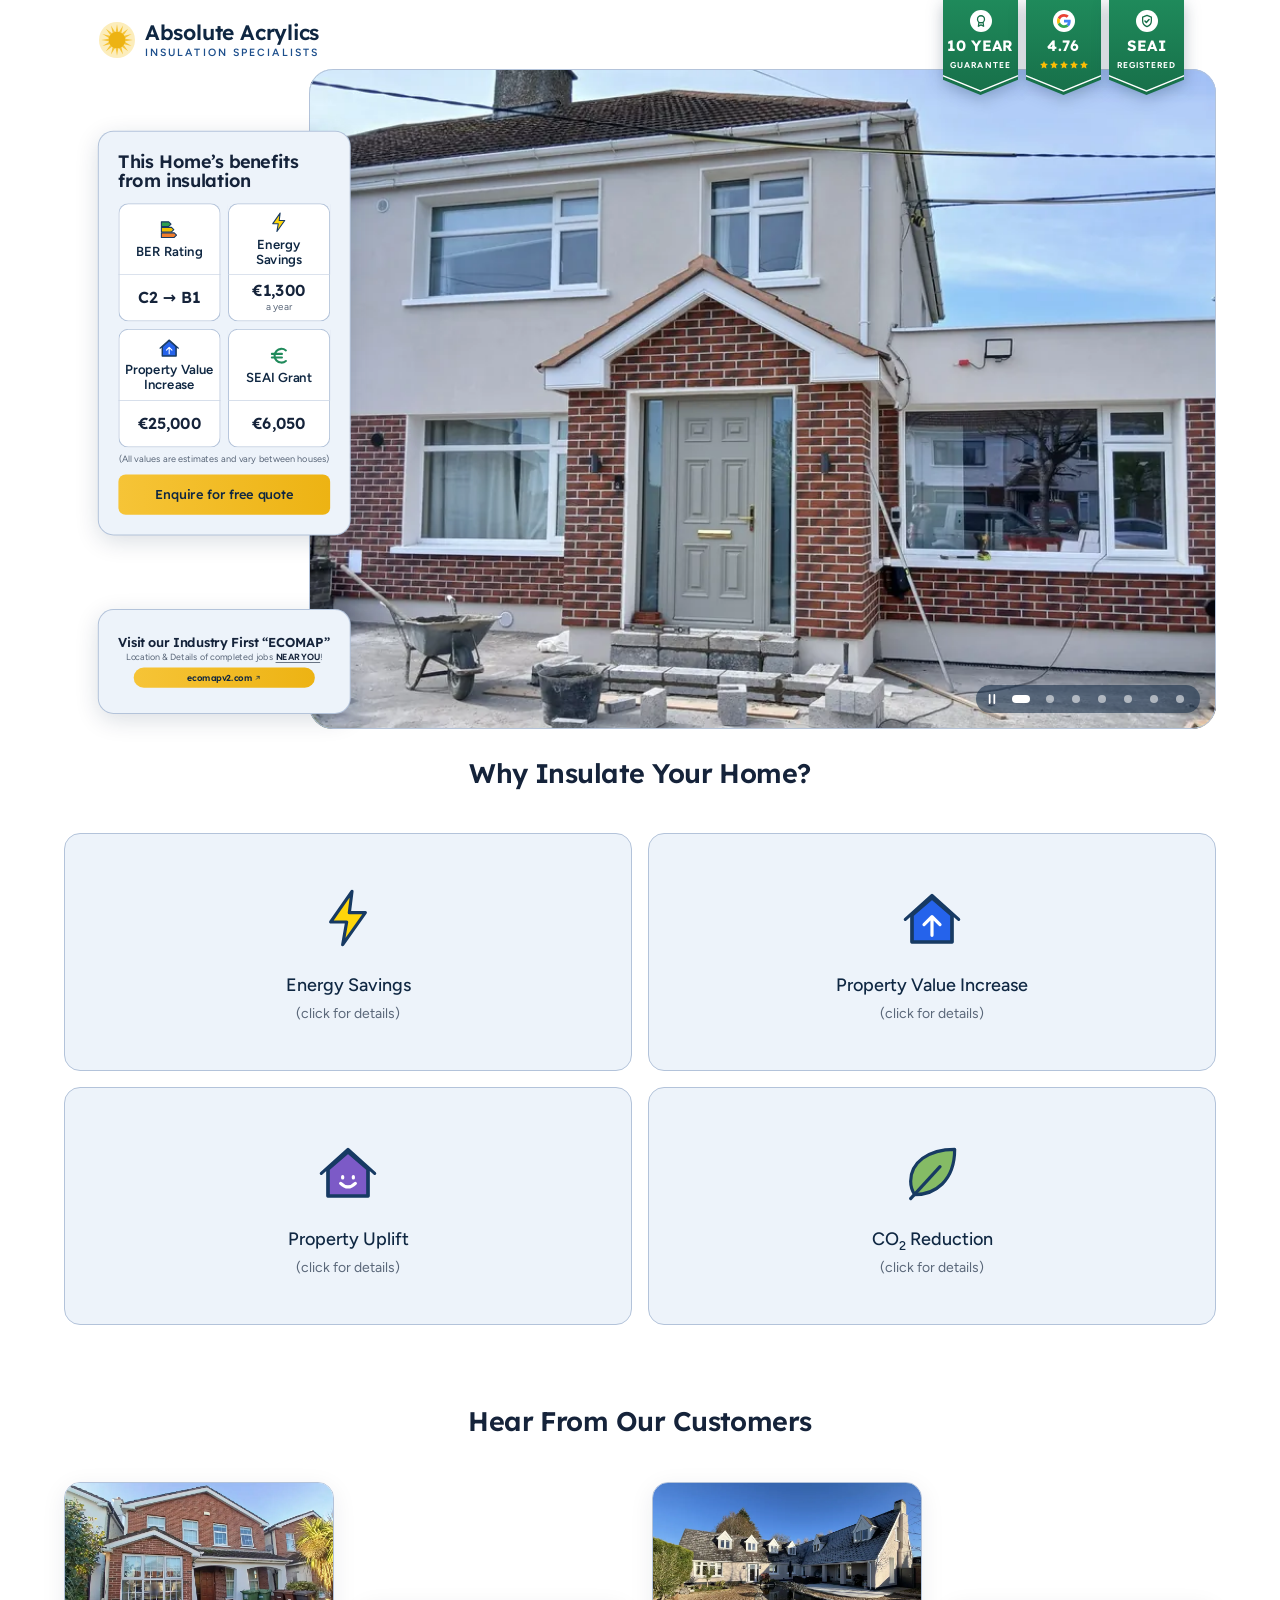
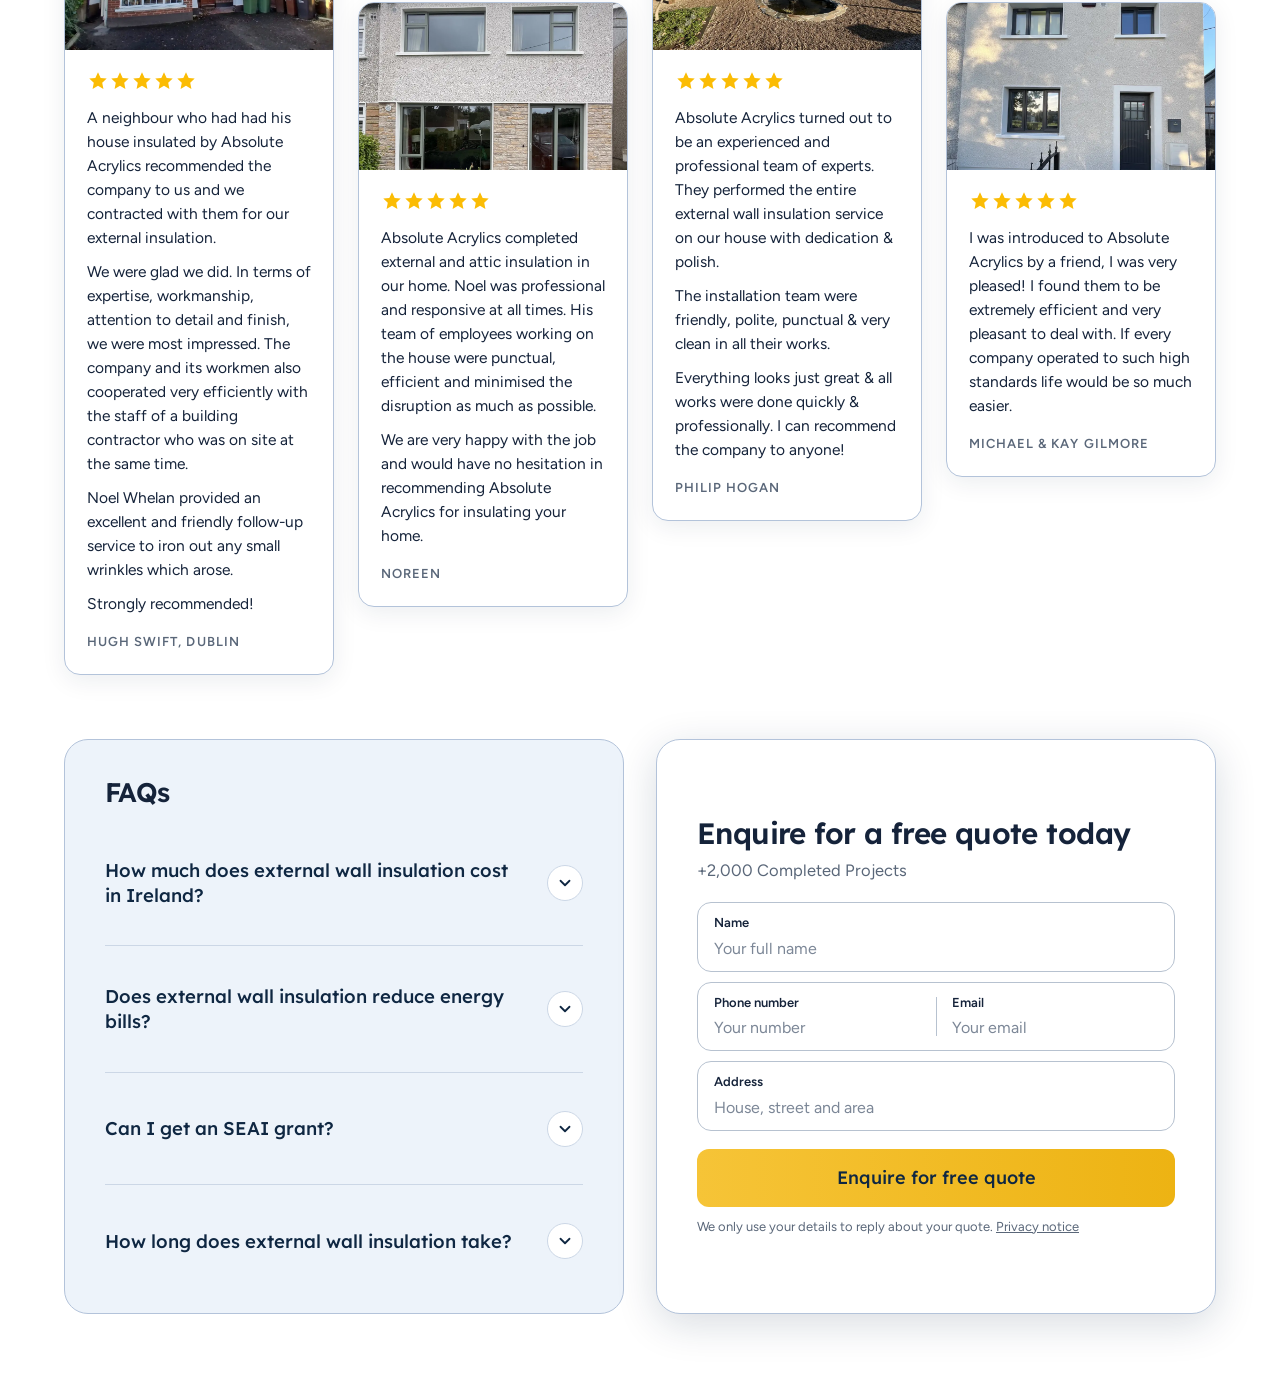
<file: index.html>
<!doctype html>
<html lang="en-IE">
<head>
<meta charset="utf-8">
<meta name="viewport" content="width=device-width, initial-scale=1, viewport-fit=cover">
<title>Absolute Acrylics | External Wall Insulation Dublin</title>
<meta name="description" content="External wall insulation for Dublin homes. SEAI registered, 10-year guarantee, and we apply for your SEAI grant for you. Call 086 365 4911.">
<meta name="theme-color" content="#0f2742">
<link rel="icon" href="favicon.ico" sizes="32x32">
<link rel="icon" href="assets/icons/favicon.svg" type="image/svg+xml">
<link rel="apple-touch-icon" href="apple-touch-icon.png">
<link rel="manifest" href="site.webmanifest">
<meta property="og:title" content="Absolute Acrylics | External Wall Insulation Dublin">
<meta property="og:description" content="SEAI registered external wall insulation. 10-year guarantee. We apply for your SEAI grant for you.">
<meta property="og:image" content="assets/images/og-finished-home.jpg">
<meta property="og:type" content="website">
<link rel="preload" as="image" href="assets/images/finished-house-1800.webp" imagesrcset="assets/images/finished-house-1000.webp 1000w, assets/images/finished-house-1800.webp 1800w" imagesizes="(min-width: 1024px) 75vw, 100vw" fetchpriority="high">
<link rel="preconnect" href="https://fonts.googleapis.com">
<link rel="preconnect" href="https://fonts.gstatic.com" crossorigin>
<link rel="stylesheet" href="https://fonts.googleapis.com/css2?family=Lexend:wght@500;600;700&family=Figtree:wght@400;500;600;700&display=swap">
<link rel="stylesheet" href="css/home.css?v=20261017f">
</head>
<body>
<a class="skip" href="#main">Skip to main content</a>

<header class="site-head" id="top">
  <div class="wrap head-in">
    <a class="brand" href="#top" aria-label="Absolute Acrylics, home">
      <svg class="brand-mark" viewBox="0 0 48 48" aria-hidden="true">
        <circle cx="24" cy="24" r="24" fill="#fcedbb"/>
        <path fill="#f6c437" d="M22.25 13 24 3 25.75 13zM26.59 13.17 32.04 4.6 29.83 14.51zM30.54 14.98 38.85 9.15 33.02 17.46zM33.49 18.17 43.4 15.96 34.83 21.41zM35 22.25 45 24 35 25.75zM34.83 26.59 43.4 32.04 33.49 29.83zM33.02 30.54 38.85 38.85 30.54 33.02zM29.83 33.49 32.04 43.4 26.59 34.83zM25.75 35 24 45 22.25 35zM21.41 34.83 15.96 43.4 18.17 33.49zM17.46 33.02 9.15 38.85 14.98 30.54zM14.51 29.83 4.6 32.04 13.17 26.59zM13 25.75 3 24 13 22.25zM13.17 21.41 4.6 15.96 14.51 18.17zM14.98 17.46 9.15 9.15 17.46 14.98zM18.17 14.51 15.96 4.6 21.41 13.17z"/>
        <circle cx="24" cy="24" r="11.45" fill="#edb313"/>
      </svg>
      <span class="brand-text"><b>Absolute Acrylics</b><small>Insulation Specialists</small></span>
    </a>
    <ul class="badges">
      <li class="badge">
        <span class="sb-shape">
          <span class="b-disc" aria-hidden="true"><svg class="sb-icon" viewBox="0 0 24 24"><circle cx="12" cy="9" r="6"/><path d="M8.6 13.8 7.5 21l4.5-2.4 4.5 2.4-1.1-7.2"/></svg></span>
          <b aria-hidden="true">10 Year</b>
          <small aria-hidden="true">Guarantee</small>
          <span class="sr">10-year guarantee</span>
        </span>
      </li>
      <li class="badge badge-google">
        <span class="sb-shape">
          <span class="b-disc" aria-hidden="true"><svg viewBox="0 0 48 48"><path fill="#EA4335" d="M24 9.5c3.54 0 6.71 1.22 9.21 3.6l6.85-6.85C35.9 2.38 30.47 0 24 0 14.62 0 6.51 5.38 2.56 13.22l7.98 6.19C12.43 13.72 17.74 9.5 24 9.5z"/><path fill="#4285F4" d="M46.98 24.55c0-1.57-.15-3.09-.38-4.55H24v9.02h12.94c-.58 2.96-2.26 5.48-4.78 7.18l7.73 6c4.51-4.18 7.09-10.36 7.09-17.65z"/><path fill="#FBBC05" d="M10.53 28.59c-.48-1.45-.76-2.99-.76-4.59s.27-3.14.76-4.59l-7.98-6.19C.92 16.46 0 20.12 0 24c0 3.88.92 7.54 2.56 10.78l7.97-6.19z"/><path fill="#34A853" d="M24 48c6.48 0 11.93-2.13 15.89-5.81l-7.73-6c-2.15 1.45-4.92 2.3-8.16 2.3-6.26 0-11.57-4.22-13.47-9.91l-7.98 6.19C6.51 42.62 14.62 48 24 48z"/></svg></span>
          <b aria-hidden="true">4.76</b>
          <svg class="stars" viewBox="0 0 120 24" aria-hidden="true"><path transform="translate(0 0)" d="M12 2.5l2.9 6.1 6.6.8-4.9 4.6 1.3 6.6L12 17.3l-5.9 3.3 1.3-6.6-4.9-4.6 6.6-.8z"/><path transform="translate(24 0)" d="M12 2.5l2.9 6.1 6.6.8-4.9 4.6 1.3 6.6L12 17.3l-5.9 3.3 1.3-6.6-4.9-4.6 6.6-.8z"/><path transform="translate(48 0)" d="M12 2.5l2.9 6.1 6.6.8-4.9 4.6 1.3 6.6L12 17.3l-5.9 3.3 1.3-6.6-4.9-4.6 6.6-.8z"/><path transform="translate(72 0)" d="M12 2.5l2.9 6.1 6.6.8-4.9 4.6 1.3 6.6L12 17.3l-5.9 3.3 1.3-6.6-4.9-4.6 6.6-.8z"/><path transform="translate(96 0)" d="M12 2.5l2.9 6.1 6.6.8-4.9 4.6 1.3 6.6L12 17.3l-5.9 3.3 1.3-6.6-4.9-4.6 6.6-.8z"/></svg>
          <span class="sr">Rated 4.76 out of 5 on Google</span>
        </span>
      </li>
      <li class="badge">
        <span class="sb-shape">
          <span class="b-disc" aria-hidden="true"><svg class="sb-icon" viewBox="0 0 24 24"><path d="M12 2.5 4.5 5.5v6c0 4.6 3.1 8.4 7.5 10 4.4-1.6 7.5-5.4 7.5-10v-6z"/><path class="sb-tick" d="m8.5 12 2.4 2.4 4.6-4.8"/></svg></span>
          <b>SEAI</b>
          <small>Registered</small>
        </span>
      </li>
    </ul>
  </div>
</header>

<main id="main">
  <section class="first wrap" aria-labelledby="hero-title">
    <div class="photo" role="group" aria-label="Finished jobs">
      <!-- Each photo can carry its own house's figures for the four tiles in the card below:
           data-ber (e.g. "D2 → B2"), data-energy, data-value and data-grant, each with an optional
           small line under it (data-energy-note etc.). Only figures James supplies go here; a
           tile with no figure for the house shows just its label. -->
      <img class="photo-img job-1 is-on" data-ber="C2 → B1" data-energy="€1,300" data-energy-note="a year" data-value="€25,000" data-grant="€6,050" src="assets/images/finished-house-1800.webp" srcset="assets/images/finished-house-1000.webp 1000w, assets/images/finished-house-1800.webp 1800w" sizes="(min-width: 1024px) 75vw, 100vw" width="1800" height="1147" alt="A Dublin semi-detached house after external wall insulation, with a smooth light render upstairs and a red brick-effect finish downstairs.">
      <img class="photo-img job-5" data-ber="B3 → A3" data-energy="€1,050" data-energy-note="a year" data-value="€31,500" data-grant="€8,050" data-src="assets/images/job-5-1800.webp" data-srcset="assets/images/job-5-1000.webp 1000w, assets/images/job-5-1400.webp 1400w, assets/images/job-5-1800.webp 1800w" sizes="(min-width: 1024px) 75vw, 100vw" width="1800" height="1350" fetchpriority="low" decoding="async" alt="A finished detached house with a red brick front and a white rendered porch.">
      <img class="photo-img job-6" data-ber="B3 → A3" data-energy="€1,700" data-energy-note="a year" data-value="€29,000" data-grant="€8,050" data-src="assets/images/job-6-1800.webp" data-srcset="assets/images/job-6-1000.webp 1000w, assets/images/job-6-1400.webp 1400w, assets/images/job-6-1800.webp 1800w" sizes="(min-width: 1024px) 75vw, 100vw" width="1800" height="1350" fetchpriority="low" decoding="async" alt="A large dormer bungalow after the job, with a smooth light render finish, a covered patio and a pond in the gravel garden.">
      <img class="photo-img job-2" data-ber="C2 → A3" data-energy="€1,700" data-energy-note="a year" data-value="€26,000" data-grant="€6,050" data-src="assets/images/job-2-1800.webp" data-srcset="assets/images/job-2-1000.webp 1000w, assets/images/job-2-1400.webp 1400w, assets/images/job-2-1800.webp 1800w" sizes="(min-width: 1024px) 75vw, 100vw" width="1800" height="1560" fetchpriority="low" decoding="async" alt="A semi-detached house after external wall insulation, with a speckled render upstairs and a stone-effect finish downstairs.">
      <img class="photo-img job-4" data-ber="B3 → A3" data-energy="€700" data-energy-note="a year" data-value="€18,000" data-grant="€3,550" data-src="assets/images/job-4-1800.webp" data-srcset="assets/images/job-4-1000.webp 1000w, assets/images/job-4-1400.webp 1400w, assets/images/job-4-1800.webp 1800w" sizes="(min-width: 1024px) 75vw, 100vw" width="1800" height="1350" fetchpriority="low" decoding="async" alt="A mid-terrace house after external wall insulation, with a smooth cream render finish.">
      <img class="photo-img job-3" data-ber="B2 → A2" data-energy="€1,000" data-energy-note="a year" data-value="€26,000" data-grant="€6,050" data-src="assets/images/job-3-1800.webp" data-srcset="assets/images/job-3-1000.webp 1000w, assets/images/job-3-1400.webp 1400w, assets/images/job-3-1800.webp 1800w" sizes="(min-width: 1024px) 75vw, 100vw" width="1800" height="1351" fetchpriority="low" decoding="async" alt="A house after external wall insulation, with a speckled render upstairs and a red brick-effect finish downstairs.">
      <img class="photo-img job-7" data-ber="C2 → A2" data-energy="€1,110" data-energy-note="a year" data-value="€23,500" data-grant="€6,050" data-src="assets/images/job-7-1800.webp" data-srcset="assets/images/job-7-1000.webp 1000w, assets/images/job-7-1400.webp 1400w, assets/images/job-7-1800.webp 1800w" sizes="(min-width: 1024px) 75vw, 100vw" width="1800" height="1560" fetchpriority="low" decoding="async" alt="An end-of-terrace house after external wall insulation, with a light textured render finish and dark grey windows and door.">
      <div class="photo-ctl">
        <button class="photo-pause" type="button" aria-pressed="false" aria-label="Pause the photos">
          <svg class="i-pause" viewBox="0 0 24 24" aria-hidden="true"><path d="M8 5v14M16 5v14"/></svg>
          <svg class="i-play" viewBox="0 0 24 24" aria-hidden="true"><path d="M8 5.5v13l10.5-6.5z"/></svg>
        </button>
        <button class="photo-dot" type="button" aria-label="Show job 1 of 7" aria-current="true"></button>
        <button class="photo-dot" type="button" aria-label="Show job 2 of 7" aria-current="false"></button>
        <button class="photo-dot" type="button" aria-label="Show job 3 of 7" aria-current="false"></button>
        <button class="photo-dot" type="button" aria-label="Show job 4 of 7" aria-current="false"></button>
        <button class="photo-dot" type="button" aria-label="Show job 5 of 7" aria-current="false"></button>
        <button class="photo-dot" type="button" aria-label="Show job 6 of 7" aria-current="false"></button>
        <button class="photo-dot" type="button" aria-label="Show job 7 of 7" aria-current="false"></button>
      </div>
    </div>

    <div class="hero-cards">
    <div class="card">
      <h1 id="hero-title">This Home&rsquo;s benefits from insulation</h1>
      <ul class="hero-tiles">
        <li><span class="ht-head"><svg viewBox="0 0 48 48" aria-hidden="true"><path class="f f-ber-a" d="M7 7h16l5 5-5 5H7z"/><path class="f f-ber-c" d="M7 19h22l5 5-5 5H7z"/><path class="f f-ber-e" d="M7 31h28l5 5-5 5H7z"/></svg><span>BER Rating</span></span><span class="ht-body"><strong class="ht-val" data-key="ber" hidden></strong><small class="ht-note" data-key="berNote" hidden></small></span></li>
        <li><span class="ht-head"><svg viewBox="0 0 48 48" aria-hidden="true"><path class="f f-bolt" d="M27 4 11 27h12l-3 17 17-24H25z"/></svg><span>Energy Savings</span></span><span class="ht-body"><strong class="ht-val" data-key="energy" hidden></strong><small class="ht-note" data-key="energyNote" hidden></small></span></li>
        <li><span class="ht-head"><svg viewBox="0 0 48 48" aria-hidden="true"><path class="f f-value" d="M9 22 24 9l15 13v20H9z"/><path d="M4 25 24 7l20 18M9 22v20h30V22"/><path class="on-fill" d="M24 37V23M18 29l6-6 6 6"/></svg><span>Property Value Increase</span></span><span class="ht-body"><strong class="ht-val" data-key="value" hidden></strong><small class="ht-note" data-key="valueNote" hidden></small></span></li>
        <li><span class="ht-head"><svg viewBox="0 0 48 48" aria-hidden="true"><path class="s-euro" d="M39.6 12.5a15 15 0 1 0 0 23M9 20h22M9 28h22"/></svg><span>SEAI Grant</span></span><span class="ht-body"><strong class="ht-val" data-key="grant" hidden></strong><small class="ht-note" data-key="grantNote" hidden></small></span></li>
      </ul>
      <p class="hero-note">(All values are estimates and vary between houses)</p>
      <a class="cta hero-cta" href="#enquire">Enquire for free quote</a>
    </div>
    <div class="eco-card">
      <h2>Visit our Industry First “ECOMAP”</h2>
      <p>Location &amp; Details of completed jobs <strong><u>NEAR YOU</u></strong>!</p>
      <a href="https://ecomapv2.com/" target="_blank" rel="noopener">ecomapv2.com<svg viewBox="0 0 24 24" aria-hidden="true"><path d="M7 17 17 7M9 7h8v8"/></svg></a>
    </div>
    </div>
  </section>

  <section class="why" aria-labelledby="why-title">
    <h2 class="wrap" id="why-title">Why Insulate Your Home?</h2>
  </section>

  <section class="services" id="services" aria-label="Benefits of insulating your home">
    <ul class="wrap svc-list">
      <li>
        <button class="svc" type="button" aria-haspopup="dialog" aria-controls="more-energy">
          <svg viewBox="0 0 48 48" aria-hidden="true"><path class="f f-bolt" d="M27 4 11 27h12l-3 17 17-24H25z"/></svg>
          <span class="svc-label"><span>Energy Savings</span><small class="svc-hint">(click for details)</small></span>
        </button>
      </li>
      <li>
        <button class="svc" type="button" aria-haspopup="dialog" aria-controls="more-value">
          <svg viewBox="0 0 48 48" aria-hidden="true"><path class="f f-value" d="M9 22 24 9l15 13v20H9z"/><path d="M4 25 24 7l20 18M9 22v20h30V22"/><path class="on-fill" d="M24 37V23M18 29l6-6 6 6"/></svg>
          <span class="svc-label"><span>Property Value Increase</span><small class="svc-hint">(click for details)</small></span>
        </button>
      </li>
      <li>
        <button class="svc" type="button" aria-haspopup="dialog" aria-controls="more-uplift">
          <svg viewBox="0 0 48 48" aria-hidden="true"><path class="f f-uplift" d="M9 22 24 9l15 13v20H9z"/><path d="M4 25 24 7l20 18M9 22v20h30V22"/><path class="on-fill" d="M20 27.5v1M28 27.5v1M18.5 32.5q5.5 5.5 11 0"/></svg>
          <span class="svc-label"><span>Property Uplift</span><small class="svc-hint">(click for details)</small></span>
        </button>
      </li>
      <li>
        <button class="svc" type="button" aria-haspopup="dialog" aria-controls="more-co2">
          <svg viewBox="0 0 48 48" aria-hidden="true"><path class="f f-leaf" d="M41 7C21 7 8 17 8 31c0 4 1 7 3 10 15 0 30-10 30-34z"/><path d="M8 44 30 20"/></svg>
          <span class="svc-label"><span>CO<sub>2</sub> Reduction</span><small class="svc-hint">(click for details)</small></span>
        </button>
      </li>
    </ul>
  </section>

  <section class="reviews" aria-labelledby="reviews-title">
    <h2 class="wrap" id="reviews-title">Hear From Our Customers</h2>
    <!-- Reviews supplied by James, word for word. The photos are general job
         photos, not the reviewers' homes. Keep customer names out of image file names
         and alt text. -->
    <ul class="wrap rev-list">
      <li>
        <article class="rev">
          <img class="rev-img job-5" src="assets/images/job-5-1000.webp" width="1000" height="750" loading="lazy" decoding="async" alt="A finished detached house with a red brick front and a white rendered porch.">
          <div class="rev-body">
            <svg class="rev-stars" viewBox="0 0 120 24" aria-hidden="true"><path transform="translate(0 0)" d="M12 2.5l2.9 6.1 6.6.8-4.9 4.6 1.3 6.6L12 17.3l-5.9 3.3 1.3-6.6-4.9-4.6 6.6-.8z"/><path transform="translate(24 0)" d="M12 2.5l2.9 6.1 6.6.8-4.9 4.6 1.3 6.6L12 17.3l-5.9 3.3 1.3-6.6-4.9-4.6 6.6-.8z"/><path transform="translate(48 0)" d="M12 2.5l2.9 6.1 6.6.8-4.9 4.6 1.3 6.6L12 17.3l-5.9 3.3 1.3-6.6-4.9-4.6 6.6-.8z"/><path transform="translate(72 0)" d="M12 2.5l2.9 6.1 6.6.8-4.9 4.6 1.3 6.6L12 17.3l-5.9 3.3 1.3-6.6-4.9-4.6 6.6-.8z"/><path transform="translate(96 0)" d="M12 2.5l2.9 6.1 6.6.8-4.9 4.6 1.3 6.6L12 17.3l-5.9 3.3 1.3-6.6-4.9-4.6 6.6-.8z"/></svg>
            <blockquote class="rev-quote">
              <p>A neighbour who had had his house insulated by Absolute Acrylics recommended the company to us and we contracted with them for our external insulation.</p>
              <p>We were glad we did. In terms of expertise, workmanship, attention to detail and finish, we were most impressed. The company and its workmen also cooperated very efficiently with the staff of a building contractor who was on site at the same time.</p>
              <p>Noel Whelan provided an excellent and friendly follow-up service to iron out any small wrinkles which arose.</p>
              <p>Strongly recommended!</p>
            </blockquote>
            <p class="rev-name">Hugh Swift, Dublin</p>
          </div>
        </article>
      </li>
      <li>
        <article class="rev">
          <img class="rev-img job-2" src="assets/images/job-2-1000.webp" width="1000" height="867" loading="lazy" decoding="async" alt="A semi-detached house after external wall insulation, with a speckled render upstairs and a stone-effect finish downstairs.">
          <div class="rev-body">
            <svg class="rev-stars" viewBox="0 0 120 24" aria-hidden="true"><path transform="translate(0 0)" d="M12 2.5l2.9 6.1 6.6.8-4.9 4.6 1.3 6.6L12 17.3l-5.9 3.3 1.3-6.6-4.9-4.6 6.6-.8z"/><path transform="translate(24 0)" d="M12 2.5l2.9 6.1 6.6.8-4.9 4.6 1.3 6.6L12 17.3l-5.9 3.3 1.3-6.6-4.9-4.6 6.6-.8z"/><path transform="translate(48 0)" d="M12 2.5l2.9 6.1 6.6.8-4.9 4.6 1.3 6.6L12 17.3l-5.9 3.3 1.3-6.6-4.9-4.6 6.6-.8z"/><path transform="translate(72 0)" d="M12 2.5l2.9 6.1 6.6.8-4.9 4.6 1.3 6.6L12 17.3l-5.9 3.3 1.3-6.6-4.9-4.6 6.6-.8z"/><path transform="translate(96 0)" d="M12 2.5l2.9 6.1 6.6.8-4.9 4.6 1.3 6.6L12 17.3l-5.9 3.3 1.3-6.6-4.9-4.6 6.6-.8z"/></svg>
            <blockquote class="rev-quote">
              <p>Absolute Acrylics completed external and attic insulation in our home. Noel was professional and responsive at all times. His team of employees working on the house were punctual, efficient and minimised the disruption as much as possible.</p>
              <p>We are very happy with the job and would have no hesitation in recommending Absolute Acrylics for insulating your home.</p>
            </blockquote>
            <p class="rev-name">Noreen</p>
          </div>
        </article>
      </li>
      <li>
        <article class="rev">
          <img class="rev-img job-6" src="assets/images/job-6-1000.webp" width="1000" height="750" loading="lazy" decoding="async" alt="A large dormer bungalow after the job, with a smooth light render finish, a covered patio and a pond in the gravel garden.">
          <div class="rev-body">
            <svg class="rev-stars" viewBox="0 0 120 24" aria-hidden="true"><path transform="translate(0 0)" d="M12 2.5l2.9 6.1 6.6.8-4.9 4.6 1.3 6.6L12 17.3l-5.9 3.3 1.3-6.6-4.9-4.6 6.6-.8z"/><path transform="translate(24 0)" d="M12 2.5l2.9 6.1 6.6.8-4.9 4.6 1.3 6.6L12 17.3l-5.9 3.3 1.3-6.6-4.9-4.6 6.6-.8z"/><path transform="translate(48 0)" d="M12 2.5l2.9 6.1 6.6.8-4.9 4.6 1.3 6.6L12 17.3l-5.9 3.3 1.3-6.6-4.9-4.6 6.6-.8z"/><path transform="translate(72 0)" d="M12 2.5l2.9 6.1 6.6.8-4.9 4.6 1.3 6.6L12 17.3l-5.9 3.3 1.3-6.6-4.9-4.6 6.6-.8z"/><path transform="translate(96 0)" d="M12 2.5l2.9 6.1 6.6.8-4.9 4.6 1.3 6.6L12 17.3l-5.9 3.3 1.3-6.6-4.9-4.6 6.6-.8z"/></svg>
            <blockquote class="rev-quote">
              <p>Absolute Acrylics turned out to be an experienced and professional team of experts. They performed the entire external wall insulation service on our house with dedication &amp; polish.</p>
              <p>The installation team were friendly, polite, punctual &amp; very clean in all their works.</p>
              <p>Everything looks just great &amp; all works were done quickly &amp; professionally. I can recommend the company to anyone!</p>
            </blockquote>
            <p class="rev-name">Philip Hogan</p>
          </div>
        </article>
      </li>
      <li>
        <article class="rev">
          <img class="rev-img job-7" src="assets/images/job-7-1000.webp" width="1000" height="866" loading="lazy" decoding="async" alt="An end-of-terrace house after external wall insulation, with a light textured render finish and dark grey windows and door.">
          <div class="rev-body">
            <svg class="rev-stars" viewBox="0 0 120 24" aria-hidden="true"><path transform="translate(0 0)" d="M12 2.5l2.9 6.1 6.6.8-4.9 4.6 1.3 6.6L12 17.3l-5.9 3.3 1.3-6.6-4.9-4.6 6.6-.8z"/><path transform="translate(24 0)" d="M12 2.5l2.9 6.1 6.6.8-4.9 4.6 1.3 6.6L12 17.3l-5.9 3.3 1.3-6.6-4.9-4.6 6.6-.8z"/><path transform="translate(48 0)" d="M12 2.5l2.9 6.1 6.6.8-4.9 4.6 1.3 6.6L12 17.3l-5.9 3.3 1.3-6.6-4.9-4.6 6.6-.8z"/><path transform="translate(72 0)" d="M12 2.5l2.9 6.1 6.6.8-4.9 4.6 1.3 6.6L12 17.3l-5.9 3.3 1.3-6.6-4.9-4.6 6.6-.8z"/><path transform="translate(96 0)" d="M12 2.5l2.9 6.1 6.6.8-4.9 4.6 1.3 6.6L12 17.3l-5.9 3.3 1.3-6.6-4.9-4.6 6.6-.8z"/></svg>
            <blockquote class="rev-quote">
              <p>I was introduced to Absolute Acrylics by a friend, I was very pleased! I found them to be extremely efficient and very pleasant to deal with. If every company operated to such high standards life would be so much easier.</p>
            </blockquote>
            <p class="rev-name">Michael &amp; Kay Gilmore</p>
          </div>
        </article>
      </li>
    </ul>
  </section>


  <section class="faq-quote wrap" aria-labelledby="faq-title">
    <div class="faq">
      <h2 id="faq-title">FAQs</h2>
      <div class="faq-list">
        <div class="faq-row">
          <details class="faq-item" name="faq">
            <summary><h3>How much does external wall insulation cost in Ireland?</h3><svg class="faq-arrow" viewBox="0 0 24 24" aria-hidden="true"><path d="m6 9 6 6 6-6"/></svg></summary>
            <p>It depends on the size of your home, the type of walls and the finish you choose. <strong>SEAI grants of up to €8,000</strong> can bring the overall cost down considerably. Ask for your free quote to find out the price for your home.</p>
          </details>
        </div>
        <div class="faq-row">
          <details class="faq-item" name="faq">
            <summary><h3>Does external wall insulation reduce energy bills?</h3><svg class="faq-arrow" viewBox="0 0 24 24" aria-hidden="true"><path d="m6 9 6 6 6-6"/></svg></summary>
            <p>Yes. With your walls insulated, far less heat escapes, so your heating doesn't have to work as hard. When it's installed properly, many homes need <strong>up to 35% less heating</strong>.</p>
          </details>
        </div>
        <div class="faq-row">
          <details class="faq-item" name="faq">
            <summary><h3>Can I get an SEAI grant?</h3><svg class="faq-arrow" viewBox="0 0 24 24" aria-hidden="true"><path d="m6 9 6 6 6-6"/></svg></summary>
            <p>Many homeowners can get an SEAI grant towards the cost of insulating. We're SEAI registered and <strong>apply for the grant on your behalf</strong>. Check the current rules on <a href="https://www.seai.ie/" target="_blank" rel="noopener">seai.ie</a>.</p>
          </details>
        </div>
        <div class="faq-row">
          <details class="faq-item" name="faq">
            <summary><h3>How long does external wall insulation take?</h3><svg class="faq-arrow" viewBox="0 0 24 24" aria-hidden="true"><path d="m6 9 6 6 6-6"/></svg></summary>
            <p>Most jobs take <strong>two to four weeks</strong>, depending on the size of your home and how much detail work it needs.</p>
          </details>
        </div>
      </div>
    </div>

    <div class="quote2" id="enquire">
      <h2 id="quote2-title">Enquire for a free quote today</h2>
      <p class="card-sub">+2,000 Completed Projects</p>
      <form class="lead-form" id="quote-form-2" novalidate data-kind="Free quote request">
        <div class="box">
          <div class="cell field">
            <label for="q2-name">Name</label>
            <input id="q2-name" name="name" autocomplete="name" required placeholder="Your full name">
          </div>
        </div>
        <div class="box box-split">
          <div class="cell field">
            <label for="q2-phone">Phone number</label>
            <input id="q2-phone" name="phone" type="tel" autocomplete="tel" inputmode="tel" required placeholder="Your number">
          </div>
          <div class="cell field">
            <label for="q2-email">Email</label>
            <input id="q2-email" name="email" type="email" autocomplete="email" placeholder="Your email">
          </div>
        </div>
        <div class="box">
          <div class="cell field">
            <label for="q2-address">Address</label>
            <input id="q2-address" name="address" autocomplete="street-address" required placeholder="House, street and area">
          </div>
        </div>
        <ul class="errs" hidden></ul>
        <div class="hp" aria-hidden="true"><label>Leave this empty <input type="text" name="_honey" tabindex="-1" autocomplete="off"></label></div>
        <button class="cta" type="submit">Enquire for free quote</button>
        <p class="form-foot">We only use your details to reply about your quote. <a href="privacy.html">Privacy notice</a></p>
      </form>
    </div>
  </section>

  <!-- Details for each benefit tile -->
  <dialog class="more" id="more-energy" aria-labelledby="more-energy-t">
    <div class="more-in">
      <form method="dialog"><button class="more-close" aria-label="Close"><svg viewBox="0 0 24 24" aria-hidden="true"><path d="M6 6l12 12M18 6 6 18"/></svg></button></form>
      <svg class="more-icon" viewBox="0 0 48 48" aria-hidden="true"><path class="f f-bolt" d="M27 4 11 27h12l-3 17 17-24H25z"/></svg>
      <h3 id="more-energy-t">Energy Savings</h3>
      <p>Keep the warmth in and your heating bills down. External wall insulation could help you <strong>save up to €2,500 a year</strong> while enjoying a warmer, more comfortable home.</p>
      <p class="more-note"><em>Savings vary depending on your property, heating system and energy use.</em></p>
      <p>Request your free quote to explore what’s possible for your home.</p>
      <a class="cta more-cta" href="#enquire">Get a free quote</a>
    </div>
  </dialog>
  <dialog class="more" id="more-value" aria-labelledby="more-value-t">
    <div class="more-in">
      <form method="dialog"><button class="more-close" aria-label="Close"><svg viewBox="0 0 24 24" aria-hidden="true"><path d="M6 6l12 12M18 6 6 18"/></svg></button></form>
      <svg class="more-icon" viewBox="0 0 48 48" aria-hidden="true"><path class="f f-value" d="M9 22 24 9l15 13v20H9z"/><path d="M4 25 24 7l20 18M9 22v20h30V22"/><path class="on-fill" d="M24 37V23M18 29l6-6 6 6"/></svg>
      <h3 id="more-value-t">Property Value Increase</h3>
      <p>External wall insulation can improve your BER rating and reduce heating costs. For some homes, substantial energy upgrades could <strong>increase property value by <span class="nb">€40,000–€50,000</span></strong>, depending on the property, location and BER improvement achieved.</p>
      <p>Request your free quote to explore what’s possible for your home.</p>
      <a class="cta more-cta" href="#enquire">Get a free quote</a>
    </div>
  </dialog>
  <dialog class="more" id="more-uplift" aria-labelledby="more-uplift-t">
    <div class="more-in">
      <form method="dialog"><button class="more-close" aria-label="Close"><svg viewBox="0 0 24 24" aria-hidden="true"><path d="M6 6l12 12M18 6 6 18"/></svg></button></form>
      <svg class="more-icon" viewBox="0 0 48 48" aria-hidden="true"><path class="f f-uplift" d="M9 22 24 9l15 13v20H9z"/><path d="M4 25 24 7l20 18M9 22v20h30V22"/><path class="on-fill" d="M20 27.5v1M28 27.5v1M18.5 32.5q5.5 5.5 11 0"/></svg>
      <h3 id="more-uplift-t">Property Uplift</h3>
      <p>Give your home a fresh, modern look while making it warmer inside. External wall insulation transforms tired exteriors with a new render finish, available in a range of colours and styles to suit your home.</p>
      <p>Even a house built in the <strong>1960s</strong> can be given a fresh, <strong class="nb">21st-century</strong> look.</p>
      <p>Request your free quote and explore the possibilities.</p>
      <a class="cta more-cta" href="#enquire">Get a free quote</a>
    </div>
  </dialog>
  <dialog class="more" id="more-co2" aria-labelledby="more-co2-t">
    <div class="more-in">
      <form method="dialog"><button class="more-close" aria-label="Close"><svg viewBox="0 0 24 24" aria-hidden="true"><path d="M6 6l12 12M18 6 6 18"/></svg></button></form>
      <svg class="more-icon" viewBox="0 0 48 48" aria-hidden="true"><path class="f f-leaf" d="M41 7C21 7 8 17 8 31c0 4 1 7 3 10 15 0 30-10 30-34z"/><path d="M8 44 30 20"/></svg>
      <h3 id="more-co2-t">CO<sub>2</sub> Reduction</h3>
      <p>Enjoy a warmer home with less energy wasted. External wall insulation helps keep heat inside, reducing the energy needed for heating and the associated CO<sub>2</sub> emissions. A more efficient home benefits both your household and the environment.</p>
      <p><strong>The planet will thank you!</strong></p>
      <p>Request your free quote and take the first step towards a warmer, greener home.</p>
      <a class="cta more-cta" href="#enquire">Get a free quote</a>
    </div>
  </dialog>
  <!-- Shown by js/home.js after a quote form is sent, or if it fails to send -->
  <dialog class="more" id="sent-ok" aria-labelledby="sent-ok-t">
    <div class="more-in">
      <form method="dialog"><button class="more-close" aria-label="Close"><svg viewBox="0 0 24 24" aria-hidden="true"><path d="M6 6l12 12M18 6 6 18"/></svg></button></form>
      <svg class="more-icon" viewBox="0 0 48 48" aria-hidden="true"><circle class="f f-ok" cx="24" cy="24" r="19"/><path class="on-fill" d="m15.5 24.5 6 6 11-12"/></svg>
      <h3 id="sent-ok-t">Thank you for your enquiry</h3>
      <p>Our secretary will be in touch, in due course, to book an appointment with you.</p>
      <p>We hope you have an energy efficient day!</p>
      <form method="dialog" class="more-act"><button class="cta more-cta">Close</button></form>
    </div>
  </dialog>
  <dialog class="more" id="sent-fail" aria-labelledby="sent-fail-t">
    <div class="more-in">
      <form method="dialog"><button class="more-close" aria-label="Close"><svg viewBox="0 0 24 24" aria-hidden="true"><path d="M6 6l12 12M18 6 6 18"/></svg></button></form>
      <svg class="more-icon" viewBox="0 0 48 48" aria-hidden="true"><circle class="f f-warn" cx="24" cy="24" r="19"/><path class="on-fill" d="M24 14.5v11.5M24 33v.5"/></svg>
      <h3 id="sent-fail-t">Your request didn't send</h3>
      <p>Your details are still in the form. Please try again, call <a href="tel:+353863654911">086 365 4911</a>, or email the details below to <a href="mailto:fiona.abac@gmail.com">fiona.abac@gmail.com</a>.</p>
      <pre class="sent-details"></pre>
      <div class="sent-actions"><button type="button" class="copy">Copy details</button><a class="copy" href="mailto:fiona.abac@gmail.com">Open email</a></div>
    </div>
  </dialog>
</main>

<script src="js/home.js?v=20261017f"></script>
</body>
</html>
</file>
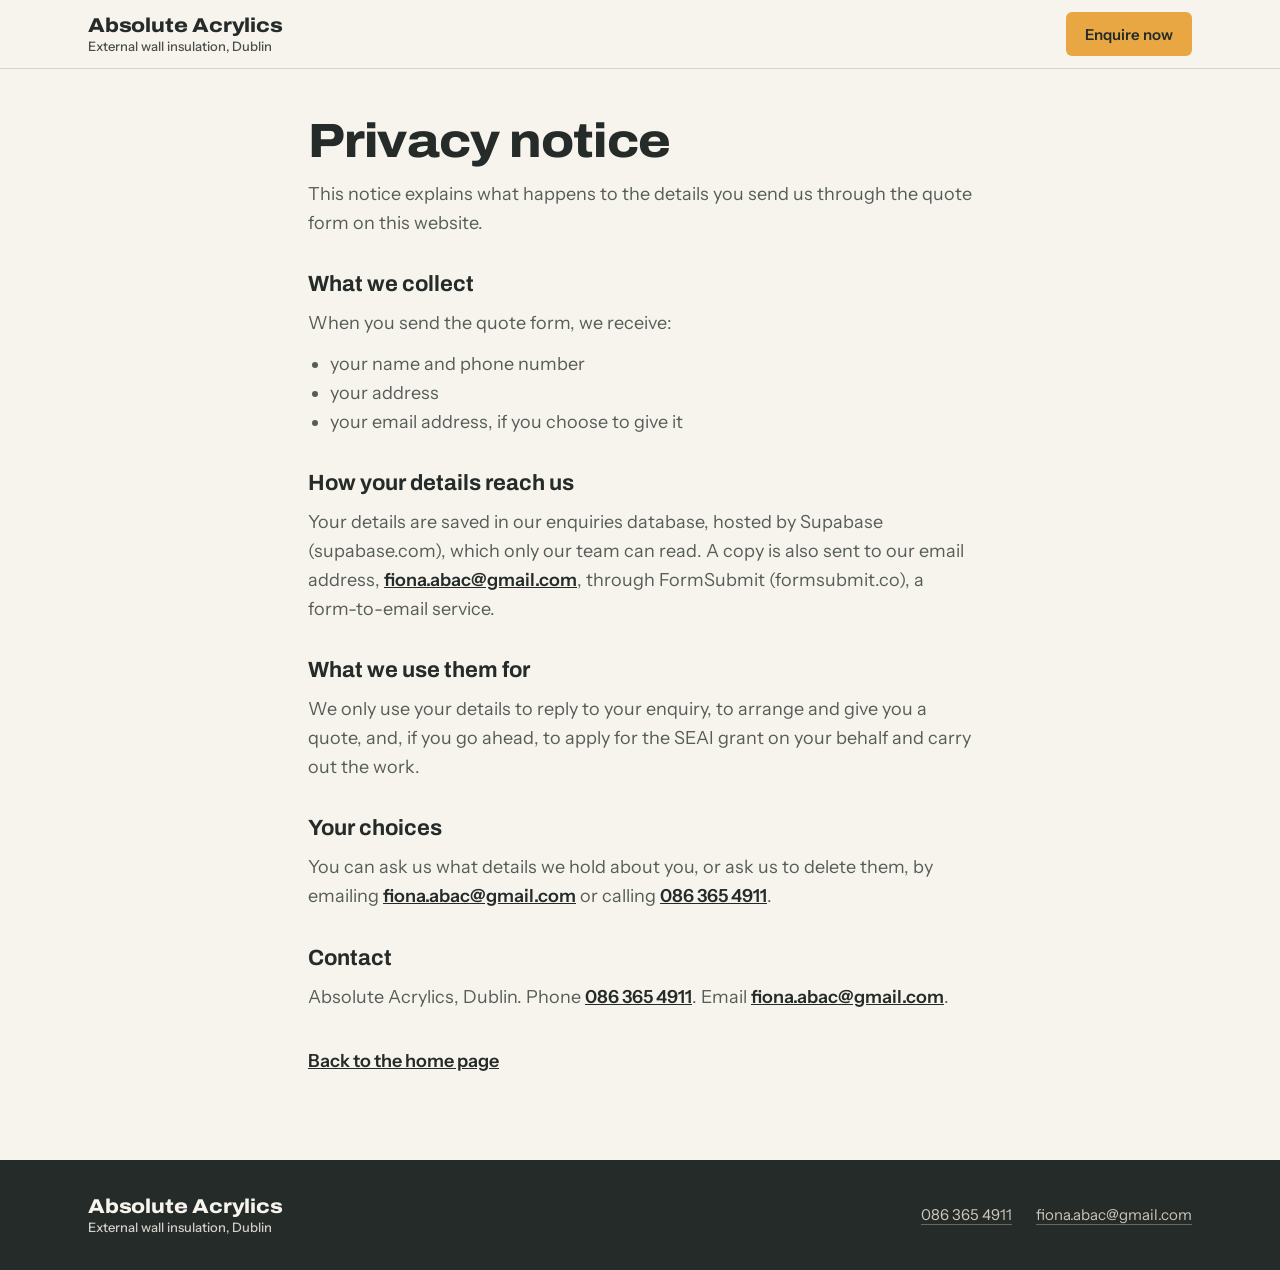
<file: privacy.html>
<!doctype html>
<html lang="en-IE">
<head>
<meta charset="utf-8">
<meta name="viewport" content="width=device-width, initial-scale=1, viewport-fit=cover">
<title>Privacy notice | Absolute Acrylics</title>
<meta name="description" content="How Absolute Acrylics uses the details you send through the quote form.">
<meta name="theme-color" content="#252b29">
<link rel="icon" href="favicon.ico" sizes="32x32">
<link rel="icon" href="assets/icons/favicon.svg" type="image/svg+xml">
<link rel="apple-touch-icon" href="apple-touch-icon.png">
<link rel="manifest" href="site.webmanifest">
<link rel="preconnect" href="https://fonts.googleapis.com">
<link rel="preconnect" href="https://fonts.gstatic.com" crossorigin>
<link rel="stylesheet" href="https://fonts.googleapis.com/css2?family=Archivo:wdth,wght@100..125,500..800&family=Instrument+Sans:wght@400..600&display=swap">
<link rel="stylesheet" href="css/site.css">
</head>
<body>
<a class="skip" href="#main">Skip to main content</a>

<header class="nav is-solid">
  <div class="wrap nav-in">
    <a class="brand" href="index.html" aria-label="Absolute Acrylics, home page">
      <b>Absolute Acrylics</b>
      <span>External wall insulation, Dublin</span>
    </a>
    <a class="btn btn-primary" href="index.html#enquire">Enquire now</a>
  </div>
</header>

<main id="main" class="doc">
  <div class="wrap">
    <h1>Privacy notice</h1>
    <p>This notice explains what happens to the details you send us through the quote form on this website.</p>

    <h2>What we collect</h2>
    <p>When you send the quote form, we receive:</p>
    <ul>
      <li>your name and phone number</li>
      <li>your address</li>
      <li>your email address, if you choose to give it</li>
    </ul>

    <h2>How your details reach us</h2>
    <p>Your details are saved in our enquiries database, hosted by Supabase (supabase.com), which only our team can read. A copy is also sent to our email address, <a href="mailto:fiona.abac@gmail.com">fiona.abac@gmail.com</a>, through FormSubmit (formsubmit.co), a form-to-email service.</p>

    <h2>What we use them for</h2>
    <p>We only use your details to reply to your enquiry, to arrange and give you a quote, and, if you go ahead, to apply for the SEAI grant on your behalf and carry out the work.</p>

    <h2>Your choices</h2>
    <p>You can ask us what details we hold about you, or ask us to delete them, by emailing <a href="mailto:fiona.abac@gmail.com">fiona.abac@gmail.com</a> or calling <a href="tel:+353863654911">086 365 4911</a>.</p>

    <h2>Contact</h2>
    <p>Absolute Acrylics, Dublin. Phone <a href="tel:+353863654911">086 365 4911</a>. Email <a href="mailto:fiona.abac@gmail.com">fiona.abac@gmail.com</a>.</p>

    <p style="margin-top:36px"><a href="index.html">Back to the home page</a></p>
  </div>
</main>

<footer class="foot">
  <div class="wrap foot-in">
    <a class="brand" href="index.html"><b>Absolute Acrylics</b><span>External wall insulation, Dublin</span></a>
    <ul>
      <li><a href="tel:+353863654911">086 365 4911</a></li>
      <li><a href="mailto:fiona.abac@gmail.com">fiona.abac@gmail.com</a></li>
    </ul>
  </div>
</footer>
</body>
</html>
</file>
<file: css/home.css>
/* Layout: slim header (logo left, SEAI badge right), then a large rounded
   photo of a finished house on the right with the quote card overlapping
   its left edge, then a pale row of service tiles. */
:root {
  --navy: #0f2742;
  --navy-2: #173a63;
  --blue: #1d4f8c;
  --green: #1f8a5b;
  --green-2: #27a46d;
  --ink: #15233a;
  --muted: #5a6779;
  --line: #dde4ee;
  /* Outline on the photo, quote cards, tiles, reviews and FAQs (--line made 50% stronger twice) */
  --outline: #b3c3da;
  --field: #b7c2d0;
  --pale: #edf3fa;
  --white: #ffffff;
  --display: "Lexend", "Segoe UI", system-ui, sans-serif;
  --body: "Figtree", "Segoe UI", system-ui, -apple-system, sans-serif;
  /* Quote card width and how far it sits in from the page edge. The logo
     uses these too, so its left side lines up with the card's. */
  --card-w: clamp(380px, 32vw, 520px);
  --card-x: 0px;
  color-scheme: light;
}

*, *::before, *::after { box-sizing: border-box; }
html { scroll-behavior: smooth; }
body { margin: 0; font-family: var(--body); font-size: 16px; line-height: 1.5; color: var(--ink); background: var(--white); }
img { max-width: 100%; display: block; }
a { color: inherit; }
button { font: inherit; color: inherit; }
svg { flex: none; }
.sr { position: absolute !important; width: 1px; height: 1px; overflow: hidden; clip: rect(0 0 0 0); white-space: nowrap; }
.wrap { width: 100%; max-width: 1640px; margin: 0 auto; padding-inline: clamp(16px, 5vw, 80px); }
.skip { position: absolute; left: 16px; top: -60px; z-index: 100; background: var(--white); color: var(--navy); padding: 10px 14px; border-radius: 6px; font-weight: 600; }
.skip:focus { top: 12px; }
:focus-visible { outline: 3px solid var(--green-2); outline-offset: 2px; }
@media (prefers-reduced-motion: reduce) { html { scroll-behavior: auto; } *, *::before, *::after { transition: none !important; animation: none !important; } }

/* ---------- Header ---------- */
.site-head { background: var(--white); }
.head-in { display: flex; align-items: center; justify-content: space-between; gap: 16px; min-height: 80px; }
.brand {
  display: flex; align-items: center; gap: 10px; text-decoration: none; color: var(--navy);
  /* The cards over the photo are drawn smaller than their layout width
     (--s on .first), with their visible left side 8.5% of that width
     in from where they're placed, so the logo lines up with them. */
  margin-left: calc(var(--card-x) + var(--card-w) * .085);
}
.brand-mark { flex: none; width: 36px; height: 36px; }
.brand-text { display: flex; flex-direction: column; line-height: 1.1; }
.brand-text b { font-family: var(--display); font-weight: 600; font-size: 21px; letter-spacing: -0.01em; }
.brand-text small { font-size: 10.5px; letter-spacing: 0.2em; text-transform: uppercase; color: var(--blue); margin-top: 3px; font-weight: 600; }
/* Badges (10-year guarantee, Google rating, SEAI registered): hang from the top of
   the page and dip over the photo */
.head-in { position: relative; }
.badges {
  position: absolute; z-index: 10; top: 0; right: calc(clamp(16px, 5vw, 80px) + 32px + var(--cut, 0px));
  display: flex; gap: 8px; margin: 0; padding: 0; list-style: none;
}
.badge { filter: drop-shadow(0 4px 8px rgba(15, 39, 66, .28)); }
/* Every badge has the same three rows (logo on a white circle, main word,
   small line), the same sizes and the same spacing, so they line up. */
.sb-shape {
  display: grid; grid-template-rows: 22px 18px 11px; row-gap: 5px; justify-items: center; align-items: center; align-content: center;
  width: 75px; height: 95px; padding-bottom: 15px;
  background: linear-gradient(180deg, #1f8a5b, #176f49); color: var(--white);
  clip-path: polygon(0 0, 100% 0, 100% 84%, 50% 100%, 0 84%);
  position: relative;
}
/* A thin white trim (1.5px, 3px in from the edge) along the pointed bottom only:
   from where each side turns inward to the point. Set in px for the 75 x 95 badge. */
.sb-shape::after {
  content: ""; position: absolute; inset: 0; background: var(--white); pointer-events: none;
  clip-path: polygon(0px 74.94px, 37.5px 90.14px, 75px 74.94px, 75px 76.56px, 37.5px 91.76px, 0px 76.56px);
}
.b-disc { display: grid; place-items: center; width: 22px; height: 22px; border-radius: 50%; background: var(--white); }
.b-disc svg { width: 14px; height: 14px; }
.sb-icon { fill: none; stroke: #176f49; stroke-width: 2.2; stroke-linejoin: round; }
.sb-icon .sb-tick { stroke-width: 2.6; stroke-linecap: round; }
.badge b { font-family: var(--display); font-weight: 700; font-size: 15px; line-height: 18px; letter-spacing: .02em; text-transform: uppercase; white-space: nowrap; }
.badge small { font-size: 8.5px; line-height: 11px; font-weight: 700; letter-spacing: .12em; text-transform: uppercase; white-space: nowrap; }
.stars { width: 50px; height: 10px; fill: #fbbc04; }

/* ---------- First section: photo with overlapping quote card ---------- */
/* Proportions follow Airbnb's: the photo starts about a quarter of the way
   in, is roughly 16:9, and the card overlaps its left edge, centred on it. */
.first {
  --overlap: clamp(90px, 8vw, 130px);
  /* The cards over the photo are drawn at this size. On screens wide for
     their height, js/home.js raises it to use the room the photo can't
     (see .photo's max-width), as far as the photo's height allows. */
  --s: .612;
  /* Base photo height: 16:9.2 of the width it had before the cards were
     shrunk the last time (it now starts further left), kept between 500px and 600px
     unless the screen is tall enough for more. On short laptop screens the
     floor drops below 500px so the whole "Why Insulate" heading still shows
     without scrolling, with a little space under it. */
  --ph-ratio: calc((min(100vw, 1640px) - 2 * clamp(16px, 5vw, 80px) - var(--card-w) + var(--overlap)) * .575);
  --ph-floor: clamp(380px, calc((100vh - 153px) / 1.1), 500px);
  --ph-min: clamp(var(--ph-floor), calc((100vh - 170px) / 1.1), 600px);
  --ph-max: max(var(--ph-floor), calc((100vh - 170px) / 1.1));
  --ph: max(var(--ph-min), min(var(--ph-ratio), var(--ph-max)));
  --photo-h: calc(var(--ph) * 1.1);
  /* Gap between the photo and the heading below it */
  --below: 24px;
  position: relative; padding-bottom: var(--below);
  /* The header is 80px tall and the logo ends 59px down, so the photo
     starts 10px below the logo */
  margin-top: -11px;
}
/* Starts where the cards overlap it by the same amount as before they were
   last shrunk (84.7% = 8.5% in + 61.2% wide + the old 15% overlap) */
.photo {
  position: relative; margin-left: calc(var(--card-w) * (var(--s) + .235) - var(--overlap));
  height: var(--photo-h); overflow: hidden; border-radius: 24px; background: var(--pale);
  /* Never wider than the 4:3 photos need at --fit, so they have no blurred
     strips; on screens wide for their height the frame stops short of the
     right edge and js/home.js moves the badges in to match */
  max-width: calc(var(--photo-h) * 4 / 3 / var(--fit));
  container-type: size;
  /* Each photo shows at least this much of its height, so a photo taller
     than the frame isn't zoomed right in; any room left at its sides is
     filled with a blurred copy of it */
  --fit: .78;
  /* How far the cards reach over the photo's left edge: a photo narrower
     than the frame is centred in the part they leave clear */
  --cl: calc(var(--card-w) * .1);
}
/* Drawn over the photos rather than on them, so it stays steady while they fade */
.photo::after { content: ""; position: absolute; inset: 0; border: 1px solid var(--outline); border-radius: inherit; pointer-events: none; }

/* Job photos take turns every 3 seconds (js/home.js), fading in over each
   other. Each is sized from its own shape (--r, width / height, set by
   js/home.js from its width and height attributes): it covers the frame
   unless that would show less than --fit of its height. --px and --py
   pick which part shows when it's cropped, like object-position. */
.photo-img {
  --dh: max(100cqh, min(100cqw / var(--r, 1.5), 100cqh / var(--fit)));
  --dw: calc(var(--dh) * var(--r, 1.5));
  position: absolute; max-width: none; width: var(--dw); height: var(--dh);
  left: calc((100cqw - var(--dw)) * var(--px, .5) + min(var(--cl), max(0px, 100cqw - var(--dw))) * (1 - var(--px, .5)));
  top: calc((100cqh - var(--dh)) * var(--py, .4));
  object-fit: cover;
  opacity: 0; transition: opacity .8s ease;
}
.photo-img.is-on { opacity: 1; }
/* The blurred copy behind each photo (added by js/home.js) */
.photo-bg {
  position: absolute; inset: -48px; background: center / cover no-repeat;
  filter: blur(28px) brightness(.92); opacity: 0; transition: opacity .8s ease;
}
.photo-bg.is-on { opacity: 1; }
.photo-img.job-2 { --py: .45; }
.photo-img.job-3 { --py: .15; }
.photo-img.job-4 { --py: .3; }
.photo-img.job-5 { --py: .4; }
.photo-img.job-6 { --py: .35; }
.photo-img.job-7 { --py: .36; }
/* The two squarest photos would still be narrower than the frame, so they
   show a little less of their height and sit at its right edge: what's left
   of their blurred strip is on the left, behind the cards */
@media (min-width: 1024px) { .photo-img:is(.job-2, .job-7) { --px: 1; --fit: .71; } }
@media (prefers-reduced-motion: reduce) { .photo-img, .photo-bg { transition: none; } }

.photo-ctl {
  position: absolute; right: 16px; bottom: 16px; display: flex; align-items: center; gap: 2px;
  padding: 2px 8px 2px 4px; border-radius: 99px; background: rgba(15, 39, 66, .55);
}
.photo-ctl button { display: grid; place-items: center; width: 24px; height: 24px; padding: 0; border: 0; background: none; cursor: pointer; }
.photo-pause svg { width: 14px; height: 14px; stroke: var(--white); stroke-width: 3; stroke-linecap: round; fill: var(--white); stroke-linejoin: round; }
.photo-pause .i-play, .photo-pause[aria-pressed="true"] .i-pause { display: none; }
.photo-pause[aria-pressed="true"] .i-play { display: block; }
.photo-dot::before { content: ""; width: 8px; height: 8px; border-radius: 99px; background: rgba(255, 255, 255, .55); transition: width .3s, background .3s; }
.photo-dot[aria-current="true"]::before { width: 18px; background: var(--white); }
.photo-dot[aria-current="true"] { width: 30px; }

/* The two cards over the photo: "This Home’s benefits from insulation" and,
   under it, the ECOMAP card. Both are drawn at 0.612 of their size (10%,
   then 15%, then 20% smaller), with their left side kept in line with the logo.
   Together they reach from 16px below the photo's top to 16px above its
   bottom; on screens too short for both, the ECOMAP card hangs below it. */
.hero-cards {
  /* A quarter of the top card's height, which grows as the card narrows */
  --eco-h: calc(146px + (520px - var(--card-w)) * .2);
  --eco-gap: calc(16px / var(--s));
  position: absolute; z-index: 5; top: 16px;
  left: calc(clamp(16px, 5vw, 80px) + var(--card-x)); width: var(--card-w);
  min-height: calc((var(--photo-h) - 32px) / var(--s));
  display: flex; flex-direction: column; gap: var(--eco-gap);
  /* Shifted left by (100% - 8.5% - --s), so the visible left side stays 8.5% in */
  transform: translateX(calc((var(--s) - .915) * 100%)) scale(var(--s)); transform-origin: 100% 0;
  /* Outlines here are rings rather than borders: browsers round borders to whole
     pixels before the scale, which left them fainter than the others */
  --ring: calc(1px / var(--s));
}
.card, .eco-card { background: var(--pale); border-radius: 24px; box-shadow: 0 0 0 var(--ring) var(--outline), 0 10px 40px rgba(15, 39, 66, .16); }
.card {
  padding: 32px;
  /* Its middle sits 10% of the photo's height above the photo's middle where
     there's room; otherwise as near that as it can without going within 16px
     of the photo's top or crowding the ECOMAP card. If it's taller than the
     photo less those 16px gaps, it's centred on the photo instead. */
  transform: translateY(clamp(min(0px, calc(((var(--photo-h) - 32px) / var(--s) - 100%) / 2)), calc((var(--photo-h) * .4 - 16px) / var(--s) - 50%), calc((var(--photo-h) - 32px) / var(--s) - 100% - var(--eco-gap) - var(--eco-h))));
}
/* Its three lines form an inverted triangle, each on one line and
   centred, with equal steps: the title fills the card's width (98%) and is
   the largest, the next line is 90% as wide, and the link is a pill 82%
   as wide whose text is just smaller than that line. All three scale with
   the card's width (cqi), so the shape holds at any size. */
.eco-card {
  position: relative; flex: none; margin-top: auto; height: var(--eco-h);
  display: flex; flex-direction: column; justify-content: center; align-items: center; gap: 4px;
  padding: 12px 24px; container-type: inline-size; text-align: center;
}
.eco-card h2 { margin: 0; font-family: var(--display); font-weight: 600; font-size: 5.85cqi; line-height: 1.12; letter-spacing: -0.01em; color: var(--ink); white-space: nowrap; }
.eco-card p { margin: 0; font-size: 4.05cqi; line-height: 1.3; color: var(--muted); white-space: nowrap; }
.eco-card strong { font-weight: 700; color: var(--ink); }
.eco-card u { text-underline-offset: 3px; }
.eco-card a { display: inline-flex; align-items: center; justify-content: center; gap: .22em; width: 82%; height: 9.12cqi; margin-top: 3px; padding: 0; border-radius: 999px; background: linear-gradient(90deg, #f6c437, #edb313); font-family: var(--display); font-size: 3.95cqi; line-height: 1.15; font-weight: 600; letter-spacing: -0.01em; color: var(--navy); text-decoration: none; }
.eco-card a svg { width: .8em; height: .8em; fill: none; stroke: currentColor; stroke-width: 2.4; stroke-linecap: round; stroke-linejoin: round; }
/* The whole card opens the map */
.eco-card a::after { content: ""; position: absolute; inset: 0; border-radius: inherit; }
/* Same golds as the quote button above it */
.eco-card:hover a { background: linear-gradient(90deg, #edb313, #dba30d); }
.card h1, .quote2 h2 { margin: 0; font-family: var(--display); font-weight: 600; font-size: clamp(28px, 2.3vw, 36px); line-height: 1.1; letter-spacing: -0.02em; color: var(--ink); text-wrap: balance; }
.card-sub { margin: 10px 0 20px; font-size: 16.5px; line-height: 1.4; color: var(--muted); text-wrap: pretty; }

.lead-form { display: grid; gap: 10px; }
.box { display: grid; border: 1.5px solid var(--field); border-radius: 14px; background: var(--white); }
.box-split { grid-template-columns: 1fr 1fr; }
.cell { position: relative; display: grid; gap: 2px; padding: 10px 16px 8px; min-width: 0; border-radius: 13px; }
.box-split .cell + .cell::before { content: ""; position: absolute; left: 0; top: 14px; bottom: 14px; width: 1px; background: var(--field); }
.cell:focus-within { box-shadow: 0 0 0 2px var(--navy-2); }
.cell label { font-size: 13px; font-weight: 600; color: var(--ink); }
.cell input { width: 100%; border: 0; padding: 2px 0; font: inherit; font-size: 16px; color: var(--ink); background: transparent; outline: none; }
.cell input::placeholder { color: #7c8797; }
.field.has-err { box-shadow: 0 0 0 2px #b3261e; }
.errs { margin: 0; padding: 10px 14px 10px 30px; background: #fdecea; border-radius: 10px; color: #8c1d18; font-size: 14.5px; }
.errs a { color: inherit; }
.hp { position: absolute; left: -9999px; }

.cta {
  margin-top: 8px; width: 100%; min-height: 58px; border: 0; border-radius: 12px; cursor: pointer;
  background: linear-gradient(90deg, var(--navy-2), var(--blue)); color: var(--white);
  font-family: var(--display); font-weight: 500; font-size: 18px;
}
.cta:hover { background: linear-gradient(90deg, var(--navy), var(--navy-2)); }
.lead-form[aria-busy="true"] .cta { opacity: .7; }
.form-foot { margin: 0; font-size: 13px; color: var(--muted); }

/* "This Home’s benefits from insulation": four small benefit tiles, two by two.
   The card is drawn smaller on laptops and tablets, so the labels start big. */
.hero-tiles { container-type: inline-size; list-style: none; margin: 20px 0 0; padding: 0; display: grid; grid-template-columns: 1fr 1fr; grid-auto-rows: auto minmax(72px, auto); gap: 12px; }
/* Each tile has a heading (icon and title) over the figure for the house in the
   photo. Tiles share their rows, so the headings line up even when one wraps. */
.hero-tiles li { grid-row: span 2; display: grid; grid-template-rows: auto 1fr; grid-template-rows: subgrid; row-gap: 0; background: var(--white); border-radius: 16px; box-shadow: inset 0 0 0 var(--ring) var(--outline); text-align: center; color: var(--navy); }
/* Headings as big as fits each on one line beside its icon ("Property Value
   Increase" takes two), scaling with the tiles' width, with the padding
   trimmed so the card stays the same height */
.ht-head { display: flex; align-items: center; justify-content: center; gap: 6px; padding: 15px 6px 13px; box-shadow: 0 var(--ring) 0 #ccd7e6; font-size: clamp(19px, 5cqi, 22px); font-weight: 600; line-height: 1.15; }

/* ---------- Heading under the photo (and over the testimonials) ---------- */
.why h2, .reviews h2 {
  margin: 0 auto; padding-top: 4px; padding-bottom: 44px; text-align: center;
  font-family: var(--display); font-weight: 600; font-size: clamp(26px, 2.1vw, 34px);
  line-height: 1.2; letter-spacing: -0.02em; color: var(--ink); text-wrap: balance;
}

/* ---------- Benefit tiles ---------- */
/* Four separate tinted tiles on white, two by two */
.services { padding-bottom: 56px; }
.svc-list { list-style: none; margin: 0 auto; display: grid; grid-template-columns: repeat(2, 1fr); gap: 16px; }
.svc-list li { display: grid; overflow: hidden; background: var(--pale); border: 1px solid var(--outline); border-radius: 16px; }
.svc { display: flex; flex-direction: column; align-items: center; gap: 22px; width: 100%; padding: 52px 16px 46px; border: 0; background: none; text-align: center; font-family: inherit; font-size: 18px; font-weight: 500; color: var(--navy); cursor: pointer; transition: background .2s; }
.svc:focus-visible { outline: 3px solid var(--navy-2); outline-offset: -3px; border-radius: 16px; }
.svc-label { display: grid; gap: 4px; }
.svc-hint { font-size: 14px; font-weight: 400; color: var(--muted); }
.svc:hover { background: var(--white); }
.svc:hover svg { transform: translateY(-3px); }
/* Benefit icons, on the tiles and in their pop-ups */
.svc svg, .more-icon, .hero-tiles svg { width: 64px; height: 64px; fill: none; stroke: var(--navy-2); stroke-width: 2.4; stroke-linecap: round; stroke-linejoin: round; transition: transform .2s; }
:is(.svc svg, .more-icon, .hero-tiles svg) .f { fill: #cfe0f2; }
:is(.svc svg, .more-icon, .hero-tiles svg) .f-bolt { fill: #ffd60a; }
:is(.svc svg, .more-icon, .hero-tiles svg) .f-leaf { fill: #85bb65; }
:is(.svc svg, .more-icon, .hero-tiles svg) .f-value { fill: #2563eb; }
:is(.svc svg, .more-icon, .hero-tiles svg) .f-uplift { fill: #7c5ac7; }
/* BER label bars: A green, C yellow, E orange */
:is(.svc svg, .more-icon, .hero-tiles svg) .f-ber-a { fill: #2e9e4f; }
:is(.svc svg, .more-icon, .hero-tiles svg) .f-ber-c { fill: #f2c200; }
:is(.svc svg, .more-icon, .hero-tiles svg) .f-ber-e { fill: #ef7d2d; }
:is(.svc svg, .more-icon, .hero-tiles svg) .s-euro { stroke: var(--green); stroke-width: 4.5; }
/* The arrow and smile sit on the darker fills, so they're drawn in white */
:is(.svc svg, .more-icon, .hero-tiles svg) .on-fill { stroke: var(--white); }
.hero-tiles svg { flex: none; width: 36px; height: 36px; }
/* When the tiles are narrow (under about 200px each) the icon sits above the
   title, so the title gets the full width */
@container (max-width: 412px) { .ht-head { flex-direction: column; gap: 6px; padding: 13px 8px 11px; font-size: clamp(20px, 6.2cqi, 22px); } }
/* Button under the tiles, as wide as the two tiles together; it jumps to the
   quote form beside the FAQs. Bigger type, as the card is drawn smaller. */
.hero-cta { display: grid; place-items: center; margin-top: 14px; min-height: 66px; font-size: 21px; text-decoration: none; }
/* The two "Enquire for free quote" buttons (in the card and on the quote form) are
   in the sun logo's golds, with navy text (white on gold would be too faint to read) */
:is(.hero-cta, .lead-form .cta) { background: linear-gradient(90deg, #f6c437, #edb313); color: var(--navy); }
:is(.hero-cta, .lead-form .cta):hover { background: linear-gradient(90deg, #edb313, #dba30d); }
/* The figure for the house in the photo; it fades out and back in as the photo changes */
.ht-body { display: flex; flex-direction: column; align-items: center; justify-content: center; gap: 4px; padding: 10px; }
.ht-val { font-family: var(--display); font-weight: 600; font-size: 26px; line-height: 1.1; color: var(--ink); transition: opacity .3s ease; }
.ht-note { font-size: 16px; line-height: 1.3; color: var(--muted); transition: opacity .3s ease; }
.hero-tiles.is-swapping :is(.ht-val, .ht-note) { opacity: 0; }
.hero-note { margin: 8px 0 0; text-align: center; font-size: 15px; color: var(--muted); }
.svc sub, .more sub, .hero-tiles sub { font-size: .7em; line-height: 0; }

/* ---------- Benefit details pop-up ---------- */
.more { width: min(480px, calc(100vw - 32px)); max-height: calc(100vh - 32px); padding: 0; border: 0; border-radius: 20px; background: var(--white); color: var(--ink); box-shadow: 0 20px 60px rgba(15, 39, 66, .3); }
.more::backdrop { background: rgba(15, 39, 66, .55); }
.more-in { position: relative; display: grid; justify-items: center; gap: 14px; padding: 40px 32px 32px; text-align: center; }
.more-close { position: absolute; top: 12px; right: 12px; display: grid; place-items: center; width: 40px; height: 40px; padding: 0; border: 0; border-radius: 99px; background: var(--pale); cursor: pointer; }
.more-close:hover { background: var(--line); }
.more-close svg { width: 18px; height: 18px; fill: none; stroke: var(--navy); stroke-width: 2.4; stroke-linecap: round; }
.more h3 { margin: 0; font-family: var(--display); font-weight: 600; font-size: 24px; line-height: 1.2; letter-spacing: -0.01em; color: var(--ink); }
.more p { margin: 0 0 6px; font-size: 17px; line-height: 1.55; color: var(--muted); text-wrap: pretty; }
/* Keeps a figure range like €40,000–€50,000 on one line */
.nb { white-space: nowrap; }
.more strong { font-weight: 700; color: var(--ink); }
.more p.more-note { margin-top: -10px; font-size: 13.5px; line-height: 1.45; }
.more-cta { display: grid; place-items: center; margin-top: 0; text-decoration: none; }
/* Pop-ups after a quote form is sent (or fails to send) */
:is(.svc svg, .more-icon, .hero-tiles svg) .f-ok { fill: var(--green); stroke: var(--green); }
:is(.svc svg, .more-icon, .hero-tiles svg) .f-warn { fill: #d97706; stroke: #d97706; }
.more-act { justify-self: stretch; }
/* Text links only: the "Get a free quote" buttons keep their white text */
.more a:not(.cta) { color: var(--navy-2); }
.sent-details { justify-self: stretch; margin: 0; padding: 12px 14px; border-radius: 10px; background: var(--pale); text-align: left; white-space: pre-wrap; overflow-wrap: anywhere; font-size: 13.5px; line-height: 1.5; }
.sent-actions { display: flex; flex-wrap: wrap; justify-content: center; gap: 8px; }
.more .copy { display: inline-flex; align-items: center; border: 0; border-radius: 10px; background: var(--navy-2); color: var(--white); padding: 10px 16px; font-size: 15px; font-weight: 600; text-decoration: none; cursor: pointer; }

/* ---------- Testimonials ---------- */
/* Cards 1 and 3 sit level under the heading; cards 2 and 4 sit lower by half
   of --rise. When the row scrolls into view each card rises from below the
   screen: 1 and 3 the full --rise, 2 and 4 half as far, so all four start
   from the same line. */
.reviews { --rise: 240px; padding-bottom: 64px; }
.reviews h2 { padding-top: 24px; }
.rev-list { list-style: none; margin: 0 auto; display: grid; grid-template-columns: repeat(4, 1fr); gap: 24px; align-items: start; }
.rev-list li { --start: var(--rise); --rest: 0px; }
.rev-list li:nth-child(even) { --start: calc(var(--rise) / 2); --rest: calc(var(--rise) / 2); }
.rev { margin-top: var(--rest); overflow: hidden; background: var(--white); border: 1px solid var(--outline); border-radius: 16px; box-shadow: 0 6px 24px rgba(15, 39, 66, .08); }
.rev-img { display: block; width: 100%; height: auto; aspect-ratio: 16 / 10; object-fit: cover; object-position: 50% 40%; background: var(--pale); }
.rev-body { display: grid; gap: 14px; padding: 20px 22px 22px; }
.rev-stars { width: 110px; height: 22px; fill: #fbbc04; }
.rev-quote { display: grid; gap: 10px; margin: 0; }
.rev-quote p { margin: 0; font-size: 15.5px; line-height: 1.55; color: var(--ink); }
.rev-name { margin: 2px 0 0; font-size: 13px; font-weight: 600; letter-spacing: .08em; text-transform: uppercase; color: var(--muted); }
/* The rise itself; js/home.js adds these classes (not when reduced motion is on) */
.reviews.will-rise .rev { opacity: 0; transform: translateY(var(--start)); transition: transform 2.2s cubic-bezier(.2, .7, .2, 1), opacity 1s ease; }
.reviews.will-rise li.is-up .rev { opacity: 1; transform: none; }
.reviews.will-rise li:nth-child(2) .rev { transition-delay: .24s; }
.reviews.will-rise li:nth-child(3) .rev { transition-delay: .48s; }
.reviews.will-rise li:nth-child(4) .rev { transition-delay: .72s; }

/* ---------- FAQs with a second quote form ---------- */
/* Two panels side by side, stretched to the same height */
/* Sits above the testimonial cards so a card still rising slides up behind it */
.faq-quote { position: relative; z-index: 1; display: grid; grid-template-columns: minmax(0, 1fr) minmax(0, 1fr); gap: 32px; align-items: stretch; padding-bottom: 72px; }
.faq { display: flex; flex-direction: column; padding: 36px 40px 16px; background: var(--pale); border: 1px solid var(--outline); border-radius: 24px; }
/* js/home.js measures an invisible copy with each answer open to find the
   height that fits the longest one */
.faq.faq-measure { position: absolute; top: 0; left: 0; visibility: hidden; pointer-events: none; }
.faq-measure .faq-item summary, .faq-measure .faq-item::details-content { transition: none; }
.faq h2 { margin: 0 0 12px; font-family: var(--display); font-weight: 600; font-size: clamp(26px, 2.1vw, 34px); line-height: 1.2; letter-spacing: -0.02em; color: var(--ink); }
/* The rows share out any spare height so the questions fill the panel
   when it is stretched to match the form beside it */
.faq-list { flex: 1; display: flex; flex-direction: column; }
.faq-row { flex: 1 0 auto; display: flex; flex-direction: column; justify-content: center; border-bottom: 1px solid #ccd7e6; }
.faq-row:last-child { border-bottom: 0; }
/* Each question is a drop-down: the arrow turns over and the answer opens below.
   Opening one closes the others (name="faq" in index.html). */
.faq-item summary { display: flex; align-items: center; justify-content: space-between; gap: 20px; padding: 24px 0; list-style: none; cursor: pointer; transition: padding .35s ease; }
.faq-item[open] summary { padding-bottom: 10px; }
.faq-item summary::-webkit-details-marker { display: none; }
.faq-item summary:focus-visible { outline: 3px solid var(--navy-2); outline-offset: 4px; border-radius: 8px; }
.faq-item h3 { margin: 0; font-family: var(--display); font-weight: 500; font-size: 18.5px; line-height: 1.35; color: var(--navy); }
.faq-arrow { flex: none; width: 36px; height: 36px; padding: 8px; background: var(--white); border: 1px solid #ccd7e6; border-radius: 50%; fill: none; stroke: var(--navy); stroke-width: 2.4; stroke-linecap: round; stroke-linejoin: round; transition: transform .3s ease, background-color .2s ease; }
.faq-item summary:hover .faq-arrow { background: #dbe7f5; }
.faq-item[open] .faq-arrow { transform: rotate(180deg); }
.faq-item p { margin: 0 56px 0 0; padding-bottom: 24px; font-size: 16px; line-height: 1.55; color: var(--muted); text-wrap: pretty; }
/* Slide the answer open where the browser supports it; elsewhere it just appears */
@media (prefers-reduced-motion: no-preference) {
  .faq { interpolate-size: allow-keywords; }
  .faq-item::details-content { block-size: 0; overflow: hidden; transition: block-size .35s ease, content-visibility .35s allow-discrete; }
  .faq-item[open]::details-content { block-size: auto; }
}
.faq-item a { color: var(--navy-2); }
.faq-item strong { font-weight: 700; color: var(--ink); }
.quote2 { display: flex; flex-direction: column; justify-content: center; padding: 36px 40px; background: var(--white); border: 1px solid var(--outline); border-radius: 24px; box-shadow: 0 10px 40px rgba(15, 39, 66, .16); }

/* ---------- Responsive ---------- */
/* Tablets: no room for the photo beside the card, so the card sits over
   the left side of a full-width photo. */
@media (max-width: 1023px) {
  :root { --card-w: 360px; --card-x: 24px; }
  .photo { margin-left: 0; max-width: none; --cl: 275px; }
  .first { --photo-h: clamp(520px, calc(100vh - 200px), 600px); --photo-h: clamp(520px, calc(100svh - 200px), 600px); }
  .photo-img.job-1 { --px: .65; }
  .card { padding: 28px; }
  .eco-card { padding: 12px 24px; }
  /* Two columns: 1 and 3 on the left, 2 and 4 lower on the right */
  .reviews { --rise: 200px; }
  .rev-list { grid-template-columns: repeat(2, 1fr); }
  /* FAQs above the form */
  .faq-quote { grid-template-columns: minmax(0, 1fr); gap: 24px; }
}

/* Phones: stack them, with the card overlapping the bottom of the photo. */
@media (max-width: 699px) {
  .photo { height: auto; aspect-ratio: 4 / 3; border-radius: 22px; --cl: 0px; }
  .photo-img.job-1 { --px: .5; }
  /* The card covers the bottom of the photo here, so the controls go top left */
  .photo-ctl { top: 12px; bottom: auto; left: 12px; right: auto; }
  .hero-cards { position: relative; top: auto; left: auto; transform: none; width: auto; max-width: 600px; min-height: 0; margin: -56px auto 0; gap: 12px; --ring: 1px; }
  .card { transform: none; padding: 28px; border-radius: 22px; }
  .eco-card { height: auto; margin-top: 0; padding: 14px 24px; border-radius: 22px; }
  .hero-tiles { grid-auto-rows: auto minmax(76px, auto); }
  .ht-head { padding: 14px 10px 12px; font-size: 16px; }
  .hero-tiles svg { width: 30px; height: 30px; }
  .ht-val { font-size: 21px; }
  .ht-note { font-size: 13.5px; }
  .hero-note { font-size: 13px; }
  .hero-cta { min-height: 58px; font-size: 18px; }
  .first { margin-top: 0; }
  .brand { margin-left: 0; }
}

@media (max-width: 640px) {
  .head-in { min-height: 64px; }
  .brand { margin-left: 8px; }
  .brand-mark { width: 30px; height: 30px; }
  .brand-text b { font-size: 17px; }
  .brand-text small { font-size: 9px; letter-spacing: .14em; }
  .badges { right: 32px; }
  .photo { aspect-ratio: 1 / 1; border-radius: 18px; }
  .hero-cards { margin: -48px 8px 0; }
  .card { padding: 22px 18px; border-radius: 18px; }
  .eco-card { padding: 12px 18px; border-radius: 18px; }
  /* The narrowest phones (320px) would need tiny text, so the lines wrap there */
  @container (max-width: 250px) {
    .eco-card :is(h2, p) { white-space: normal; text-wrap: balance; }
    .eco-card h2 { font-size: 19px; }
    .eco-card p { font-size: 14.5px; }
    .eco-card a { height: auto; padding: .7em 0; font-size: 14px; }
  }
  .card-sub { font-size: 16px; margin-bottom: 18px; }
  .first { padding-bottom: 40px; }
  .why h2 { padding-bottom: 32px; }
  .services { padding-bottom: 32px; }
  .svc-list { gap: 10px; }
  /* One column: no stagger, and each card rises as it comes into view */
  .reviews { --rise: 120px; padding-bottom: 48px; }
  .reviews h2 { padding-top: 16px; padding-bottom: 28px; }
  .rev-list { grid-template-columns: 1fr; gap: 16px; }
  .rev-list li:nth-child(even) { --start: var(--rise); --rest: 0px; }
  .reviews.will-rise li .rev { transition-delay: 0s; }
  .faq-quote { gap: 16px; padding-bottom: 40px; }
  .faq, .quote2 { padding: 26px 20px; border-radius: 18px; }
  .faq { padding-bottom: 6px; }
  .faq-item summary { gap: 14px; padding: 18px 0; }
  .faq-item[open] summary { padding-bottom: 8px; }
  .faq-item h3 { font-size: 17px; }
  .faq-item p { margin-right: 0; padding-bottom: 20px; }
  .faq-arrow { width: 32px; height: 32px; padding: 7px; }
  .svc-list li { border-radius: 14px; }
  .svc { padding: 32px 10px 28px; gap: 14px; font-size: 16px; }
  .svc-hint { font-size: 13px; }
  .more-in { padding: 36px 22px 24px; }
  .more h3 { font-size: 22px; }
  .more p { font-size: 16px; }
  .svc svg { width: 50px; height: 50px; }
}

/* Small phones: only room for the SEAI badge beside the logo */
@media (max-width: 560px) {
  .badge:not(:last-child) { display: none; }
}

@media (max-width: 380px) {
  .box-split { grid-template-columns: 1fr; }
  .box-split .cell + .cell::before { left: 14px; right: 14px; top: 0; bottom: auto; width: auto; height: 1px; }
  .brand-text small { display: none; }
  .badges { right: 24px; }
  /* Narrower dot buttons so the controls stay clear of the SEAI badge */
  .photo-ctl { gap: 0; }
  .photo-ctl button { width: 20px; }
  .photo-dot[aria-current="true"] { width: 26px; }
}
</file>
<file: css/site.css>
/* Layout concept: one pinned film of a real Dublin job that builds its wall
   as you scroll, then a calm ivory page that reads like a builder's spec
   sheet, ending on the quote form. Charcoal, warm ivory, golden-hour amber. */
:root {
  color-scheme: light;
  --bg: #f7f4ee;            /* main background */
  --bg-alt: #ede7dc;        /* alternate sections */
  --ink: #252b29;           /* headings and dark surfaces */
  --ink-2: #303735;
  --text: #565d57;          /* body copy */
  --line: #d9d1c5;          /* decorative borders only */
  --field: #857e73;         /* form field borders (3:1 on white) */
  --amber: #e9a744;         /* buttons, accents on dark */
  --amber-hover: #d99532;
  --amber-text: #8a5a12;    /* small amber text on pale backgrounds */
  --error: #a3361f;
  --on-dark: #f7f4ee;
  --on-dark-soft: #cdc6ba;

  --f-display: "Archivo", "Helvetica Neue", Arial, sans-serif;
  --f-body: "Instrument Sans", "Helvetica Neue", Arial, sans-serif;

  --gutter: clamp(16px, 4vw, 48px);
  --max: 1200px;
  --radius: 6px;
  --nav-h: 68px;
  --pad: clamp(44px, 5vw + 20px, 88px);
}

*, *::before, *::after { box-sizing: border-box; }
html { -webkit-text-size-adjust: 100%; scroll-padding-top: calc(var(--nav-h) + 16px); }
body {
  margin: 0;
  background: var(--bg);
  color: var(--text);
  font: 400 clamp(16px, .4vw + 14.6px, 18px)/1.6 var(--f-body);
  -webkit-font-smoothing: antialiased;
  overflow-x: hidden;
}
img { max-width: 100%; display: block; }
a { color: inherit; }
h1, h2, h3 { font-family: var(--f-display); color: var(--ink); text-wrap: balance; margin: 0; line-height: 1.08; }
p { margin: 0; text-wrap: pretty; }
ul, ol { margin: 0; padding: 0; }
u { text-decoration-line: underline; text-decoration-color: var(--amber); text-decoration-thickness: .085em; text-underline-offset: .13em; text-decoration-skip-ink: none; }
.sr { position: absolute; width: 1px; height: 1px; overflow: hidden; clip: rect(0 0 0 0); white-space: nowrap; }

/* Focus: dark ring on light backgrounds, amber ring on dark ones. */
:focus-visible { outline: 3px solid var(--ink); outline-offset: 3px; }
.film :focus-visible, .opening :focus-visible, .grant :focus-visible, .quote :focus-visible,
.foot :focus-visible, .quick :focus-visible, .facts :focus-visible,
.nav:not(.is-solid):not(.is-open) :focus-visible { outline-color: var(--amber); }
.quote .form :focus-visible { outline-color: var(--ink); }
[tabindex="-1"]:focus { outline: none; }

.skip { position: absolute; left: 16px; top: -100px; z-index: 100; background: var(--amber); color: var(--ink); padding: 10px 14px; font-weight: 600; border-radius: var(--radius); }
.skip:focus { top: 12px; }

.wrap { max-width: var(--max); margin-inline: auto; padding-inline: var(--gutter); }
.eyebrow { font: 600 14px/1.3 var(--f-body); color: var(--amber-text); letter-spacing: .01em; }
.kicker { font: 600 13px/1.3 var(--f-body); letter-spacing: .08em; text-transform: uppercase; color: var(--amber); }
.tag { display: inline-block; font: 600 13px/1 var(--f-body); letter-spacing: .02em; padding: 6px 9px; border-radius: 4px; background: var(--ink); color: var(--on-dark); }

/* ---------- Buttons ---------- */
.btn {
  display: inline-flex; align-items: center; justify-content: center; gap: .55em;
  min-height: 48px; padding: 0 22px;
  font: 600 16px/1 var(--f-body);
  text-decoration: none; border-radius: var(--radius); border: 1px solid transparent;
  cursor: pointer; transition: background-color .2s, color .2s, border-color .2s;
}
.btn-primary { background: var(--amber); color: var(--ink); }
.btn-primary:hover { background: var(--amber-hover); }
.btn-ghost { border-color: rgba(247, 244, 238, .55); color: var(--on-dark); background: rgba(37, 43, 41, .35); }
.btn-ghost:hover { border-color: var(--on-dark); background: rgba(37, 43, 41, .6); }
.btn-dark { background: var(--ink); color: var(--on-dark); }
.btn-dark:hover { background: var(--ink-2); }
.btn svg { width: 18px; height: 18px; flex: none; }
.btn[disabled] { cursor: progress; opacity: .75; }

/* ---------- Header ---------- */
.nav {
  position: fixed; inset: 0 0 auto 0; z-index: 50;
  padding-top: env(safe-area-inset-top, 0px);
  color: var(--on-dark);
  transition: background-color .25s, color .25s, box-shadow .25s, opacity .3s;
}
/* At the Completed stage the header steps aside so the house is shown clean. */
.nav.is-hidden { opacity: 0; visibility: hidden; transition: opacity .3s, visibility 0s linear .3s; }
/* Over photography: a steady dark gradient so the links always read. */
.nav::before {
  content: ""; position: absolute; inset: 0 0 -36px 0; z-index: -1; pointer-events: none;
  background: linear-gradient(180deg, rgba(25, 29, 28, .82) 0%, rgba(25, 29, 28, .55) 60%, rgba(25, 29, 28, 0) 100%);
  transition: opacity .25s;
}
.nav.is-solid, .nav.is-open { background: rgba(247, 244, 238, .97); color: var(--ink); box-shadow: 0 1px 0 var(--line); }
.nav.is-solid::before, .nav.is-open::before { opacity: 0; }
.nav-in { height: var(--nav-h); display: flex; align-items: center; gap: 22px; }
.brand { display: flex; flex-direction: column; text-decoration: none; line-height: 1; margin-right: auto; }
.brand b { font: 800 20px/1 var(--f-display); letter-spacing: -.01em; font-stretch: 112%; }
.brand span { font: 500 13px/1 var(--f-body); opacity: .82; margin-top: 5px; }
.nav-menu { display: flex; align-items: center; }
.nav-links { display: flex; gap: 22px; list-style: none; }
.nav-links a { display: inline-block; padding: 10px 0; text-decoration: none; font-size: 15px; font-weight: 600; }
.nav-links a:hover { text-decoration: underline; text-underline-offset: 6px; text-decoration-thickness: 2px; text-decoration-color: var(--amber); }
.menu-phone { display: none; }
.nav-phone { text-decoration: none; font-size: 15px; font-weight: 600; white-space: nowrap; font-variant-numeric: tabular-nums; }
.nav .btn { min-height: 44px; padding: 0 18px; font-size: 15px; }
.menu-btn { display: none; background: none; border: 0; color: inherit; width: 44px; height: 44px; padding: 11px 10px; cursor: pointer; border-radius: var(--radius); }
.menu-btn i { display: block; height: 2px; background: currentColor; margin: 5px 0; transition: transform .25s, opacity .25s; }
.nav.is-open .menu-btn i:nth-of-type(1) { transform: translateY(7px) rotate(45deg); }
.nav.is-open .menu-btn i:nth-of-type(2) { opacity: 0; }
.nav.is-open .menu-btn i:nth-of-type(3) { transform: translateY(-7px) rotate(-45deg); }

@media (max-width: 1180px) { .nav-phone { display: none; } }
@media (max-width: 960px) {
  :root { --nav-h: 60px; }
  .nav-in { gap: 8px; }
  .brand b { font-size: 18px; }
  .brand span { font-size: 12px; }
  .menu-btn { display: block; }
  .nav .btn { padding: 0 14px; min-height: 42px; font-size: 15px; }
  .nav-menu {
    display: none; position: absolute; left: 0; right: 0; top: 100%;
    flex-direction: column; align-items: stretch;
    background: var(--bg); color: var(--ink); padding: 4px var(--gutter) 20px;
    box-shadow: 0 16px 28px rgba(0, 0, 0, .14); border-top: 1px solid var(--line);
    max-height: calc(100svh - var(--nav-h)); overflow-y: auto;
  }
  .nav.is-open .nav-menu { display: flex; }
  .nav-links { flex-direction: column; gap: 0; }
  .nav-links a { display: block; padding: 14px 0; font-size: 18px; border-bottom: 1px solid var(--line); }
  .menu-phone { display: block; padding: 16px 0 4px; font-weight: 600; font-size: 18px; text-decoration: none; color: var(--amber-text); }
}
@media (max-width: 380px) { .brand span { display: none; } }

/* ---------- Opening film (scroll-scrubbed) ---------- */
.film { display: none; }
.motion .film { display: block; position: relative; height: 460vh; background: var(--ink); }
.film-stage { position: sticky; top: 0; height: 100vh; height: 100svh; overflow: hidden; color: var(--on-dark); }
.film canvas { position: absolute; inset: 0; width: 100%; height: 100%; display: block; }
.film-poster { position: absolute; inset: 0; width: 100%; height: 100%; object-fit: cover; }
.film-shade {
  position: absolute; inset: 0; pointer-events: none;
  background:
    linear-gradient(0deg, rgba(25, 29, 28, .55) 0%, rgba(25, 29, 28, 0) 26%),
    linear-gradient(90deg, rgba(25, 29, 28, .78) 0%, rgba(25, 29, 28, .45) 36%, rgba(25, 29, 28, 0) 62%);
}
.film-copy { position: absolute; left: 0; right: 0; bottom: clamp(72px, 13vh, 132px); }
/* Copy sits still: stages cross-fade without moving or scaling. Hidden
   stages are also removed from the tab order. */
.beat {
  position: absolute; left: var(--gutter); bottom: 0;
  width: min(640px, calc(100% - 2 * var(--gutter)));
  opacity: 0; visibility: hidden;
  transition: opacity .15s ease, visibility 0s linear .15s;
}
/* The outgoing stage clears before the next fades in, so copy never overlaps. */
.beat.is-on { opacity: 1; visibility: visible; transition: opacity .3s ease .15s, visibility 0s; }
.beat h1, .beat h2, .opening h1 { color: var(--on-dark); font-weight: 800; font-stretch: 116%; letter-spacing: -.022em; margin-top: 12px; }
.beat h1, .opening h1 { font-size: clamp(38px, 4.2vw + 22px, 76px); line-height: 1.0; }
.beat h2 { font-size: clamp(30px, 2.2vw + 20px, 52px); line-height: 1.05; }
.beat h2.beat-final { font-size: clamp(36px, 3.4vw + 20px, 68px); line-height: 1.0; }
.beat p:not(.kicker) { margin-top: 16px; font-size: clamp(16px, .3vw + 15px, 19px); color: var(--on-dark); max-width: 46ch; text-shadow: 0 1px 12px rgba(0, 0, 0, .35); }
.beat .actions { display: flex; flex-wrap: wrap; gap: 12px; margin-top: 24px; }
.text-link { font-weight: 600; text-decoration: underline; text-decoration-color: var(--amber); text-underline-offset: 4px; text-decoration-thickness: 2px; }
.text-link:hover { color: var(--amber); }

.film-rail { position: absolute; right: var(--gutter); top: 50%; transform: translateY(-50%); }
.film-rail ol { list-style: none; display: grid; gap: 2px; padding: 8px; background: rgba(25, 29, 28, .72); border: 1px solid rgba(247, 244, 238, .14); border-radius: 10px; backdrop-filter: blur(6px); }
.film-rail button {
  display: flex; align-items: center; gap: 12px; width: 100%;
  min-height: 40px; padding: 0 16px 0 12px; border: 0; border-radius: 6px;
  background: transparent; color: var(--on-dark-soft); cursor: pointer;
  font: 500 15px/1 var(--f-body); text-align: left;
}
/* Marker: hollow ring when inactive, filled amber when active. */
.film-rail button::before { content: ""; flex: none; width: 10px; height: 10px; border-radius: 50%; border: 2px solid currentColor; }
.film-rail button:hover { color: var(--on-dark); background: rgba(247, 244, 238, .08); }
.film-rail button[aria-current="step"] { color: #fff; font-weight: 700; background: rgba(247, 244, 238, .1); }
.film-rail button[aria-current="step"]::before { background: var(--amber); border-color: var(--amber); }

.film-note { position: absolute; left: var(--gutter); bottom: 20px; font-size: 13px; color: var(--on-dark-soft); }
.scroll-hint {
  position: absolute; left: 50%; bottom: 18px; transform: translateX(-50%);
  display: flex; align-items: center; gap: 10px;
  font-size: 15px; font-weight: 600; color: var(--on-dark); white-space: nowrap;
  padding: 8px 14px; border-radius: 999px; background: rgba(25, 29, 28, .6);
  transition: opacity .3s;
}
.scroll-hint::after { content: ""; width: 8px; height: 8px; border-right: 2px solid var(--amber); border-bottom: 2px solid var(--amber); transform: translateY(-2px) rotate(45deg); }
.film.is-moving .scroll-hint { opacity: 0; }
.film-skip {
  position: absolute; right: var(--gutter); bottom: 14px;
  display: inline-flex; align-items: center; min-height: 40px; padding: 0 4px;
  font-size: 14px; font-weight: 600; color: var(--on-dark); text-decoration: underline; text-underline-offset: 4px; text-decoration-color: rgba(247, 244, 238, .5);
}
.film-skip:hover { text-decoration-color: var(--amber); }
.film-progress { position: absolute; left: 0; bottom: 0; height: 3px; width: 100%; background: rgba(247, 244, 238, .12); }
.film-progress span { display: block; height: 100%; width: 0; background: var(--amber); }
/* Completed stage: just the finished house, no controls or text. */
.film.is-clean :is(.film-shade, .film-copy, .film-rail, .film-note, .film-skip, .scroll-hint, .film-progress) { opacity: 0 !important; visibility: hidden; transition: opacity .3s, visibility 0s linear .3s; }

@media (max-width: 960px) {
  .motion .film { height: 400vh; }
  .film-shade { background: linear-gradient(180deg, rgba(25, 29, 28, .55) 0%, rgba(25, 29, 28, 0) 22%, rgba(25, 29, 28, 0) 38%, rgba(25, 29, 28, .9) 74%, rgba(25, 29, 28, .96) 100%); }
  .film-copy { bottom: 66px; }
  .beat .actions .btn { flex: 1 1 auto; }
  /* Stage controls become a compact row under the header. */
  .film-rail { top: calc(var(--nav-h) + env(safe-area-inset-top, 0px) + 8px); left: var(--gutter); right: var(--gutter); transform: none; }
  .film-rail ol { display: flex; justify-content: space-between; gap: 0; padding: 4px; border-radius: 999px; }
  .film-rail li { flex: 1 1 auto; }
  .film-rail button { justify-content: center; gap: 0; min-height: 36px; padding: 0 6px; font-size: 13px; border-radius: 999px; }
  .film-rail button::before { display: none; }
  .film-rail button[aria-current="step"] { background: var(--amber); color: var(--ink); }
  .scroll-hint { left: var(--gutter); transform: none; bottom: 16px; font-size: 14px; padding: 6px 12px; }
  .film-skip { bottom: auto; top: calc(var(--nav-h) + env(safe-area-inset-top, 0px) + 54px); min-height: 36px; padding: 0 12px; border-radius: 999px; background: rgba(25, 29, 28, .6); font-size: 13px; }
  .film-note { bottom: 22px; font-size: 12px; right: var(--gutter); opacity: 0; transition: opacity .3s; }
  .film.is-moving .film-note { opacity: 1; }
}
@media (max-width: 360px) { .film-rail button { font-size: 12px; padding: 0 3px; } }

/* ---------- Static opening (reduced motion, Save-Data, no JavaScript) ---------- */
.opening { position: relative; background: var(--ink); color: var(--on-dark); overflow: hidden; }
.motion .opening { display: none; }
.opening-media img { position: absolute; inset: 0; width: 100%; height: 100%; object-fit: cover; object-position: 50% 60%; }
.opening::before { content: ""; position: absolute; inset: 0; z-index: 1; background: linear-gradient(90deg, rgba(25, 29, 28, .9) 0%, rgba(25, 29, 28, .7) 42%, rgba(25, 29, 28, .2) 75%); }
.opening-in { position: relative; z-index: 2; padding-top: calc(var(--nav-h) + clamp(36px, 6vh, 80px)); padding-bottom: clamp(40px, 6vh, 72px); }
.opening-in > * { max-width: 640px; }
.opening-in > h1 { max-width: 820px; }
.opening .lede { margin-top: 16px; font-size: clamp(17px, .4vw + 15px, 20px); }
.opening-stages { list-style: none; margin-top: 24px; display: grid; gap: 8px; counter-reset: st; }
.opening-stages li { counter-increment: st; display: grid; grid-template-columns: 28px 120px minmax(0, 1fr); gap: 12px; align-items: baseline; color: var(--on-dark-soft); }
.opening-stages li::before { content: counter(st); font-weight: 700; color: var(--ink); background: var(--amber); width: 24px; height: 24px; border-radius: 50%; display: grid; place-items: center; font-size: 13px; }
.opening-stages b { color: var(--on-dark); }
.opening .actions { display: flex; flex-wrap: wrap; gap: 12px; margin-top: 28px; }
.opening-note { margin-top: 20px; font-size: 14px; color: var(--on-dark-soft); }
@media (max-width: 760px) {
  .opening-media { position: relative; aspect-ratio: 4 / 3; margin-top: var(--nav-h); }
  .opening-media img { object-position: 46% 70%; }
  .opening::before { display: none; }
  .opening-in { padding-top: 28px; }
  .opening-stages li { grid-template-columns: 24px minmax(0, 1fr); row-gap: 2px; }
  .opening-stages li span { grid-column: 2; }
  .opening-stages li::before { grid-row: span 2; }
  .opening .actions .btn { flex: 1 1 auto; }
}

/* ---------- Trust strip ---------- */
.facts { background: var(--ink); color: var(--on-dark); border-top: 1px solid rgba(247, 244, 238, .1); }
.facts ul { list-style: none; padding-block: 22px; display: grid; grid-template-columns: repeat(4, auto); justify-content: space-between; gap: 14px 28px; }
.facts li { display: flex; align-items: center; gap: 10px; }
.facts li::before { content: ""; flex: none; width: 18px; height: 18px; border-radius: 50%; background: var(--amber) url("data:image/svg+xml,%3Csvg xmlns='http://www.w3.org/2000/svg' viewBox='0 0 18 18'%3E%3Cpath d='M5 9.4l2.6 2.6L13 6.6' fill='none' stroke='%23252b29' stroke-width='2.2' stroke-linecap='round' stroke-linejoin='round'/%3E%3C/svg%3E") center / 18px no-repeat; }
.facts b { font: 600 16px/1.3 var(--f-body); }
@media (max-width: 960px) { .facts ul { grid-template-columns: 1fr 1fr; justify-content: stretch; } }
@media (max-width: 400px) { .facts b { font-size: 15px; } }

/* ---------- Sections ---------- */
.section { padding-block: var(--pad); }
.section.alt { background: var(--bg-alt); }
.section-head { display: grid; gap: 14px; max-width: 720px; align-content: start; }
.section-head h2 { font-size: clamp(28px, 1.6vw + 22px, 44px); font-weight: 800; font-stretch: 110%; letter-spacing: -.018em; }
.section-head p { max-width: 60ch; }
.section-head a { color: var(--ink); font-weight: 600; }

/* Benefits */
.why-grid { display: grid; grid-template-columns: repeat(4, minmax(0, 1fr)); gap: 28px; margin-top: clamp(28px, 3vw, 44px); }
.why-grid article { border-top: 2px solid var(--ink); padding-top: 18px; display: grid; gap: 8px; align-content: start; }
.why-grid h3 { font-size: 20px; font-weight: 700; font-stretch: 106%; line-height: 1.25; }
@media (max-width: 1000px) { .why-grid { grid-template-columns: repeat(2, minmax(0, 1fr)); } }
@media (max-width: 560px) { .why-grid { grid-template-columns: 1fr; gap: 22px; } }

/* Our work */
.ba { display: grid; grid-template-columns: 1fr 1fr; gap: clamp(14px, 2vw, 24px); margin-top: clamp(28px, 3vw, 44px); }
.ba figure { margin: 0; position: relative; }
.ba img { width: 100%; height: auto; aspect-ratio: 4 / 3; object-fit: cover; border-radius: var(--radius); background: var(--line); }
.ba figcaption { margin-top: 12px; display: flex; gap: 10px; align-items: baseline; color: var(--ink); font-weight: 500; }
.case { display: grid; grid-template-columns: auto auto 1fr; gap: 12px clamp(24px, 4vw, 56px); margin: 28px 0 0; padding-top: 20px; border-top: 1px solid var(--line); }
.case dt { font-size: 14px; color: var(--amber-text); font-weight: 600; }
.case dd { margin: 2px 0 0; color: var(--ink); font-weight: 600; }
.case-note { margin-top: 14px; font-size: 15px; }
@media (max-width: 760px) {
  .ba { grid-template-columns: 1fr; }
  .case { grid-template-columns: 1fr; }
}

/* Grant */
.grant { background: var(--ink); color: var(--on-dark-soft); }
.grant h2, .grant h3 { color: var(--on-dark); }
.grant .eyebrow { color: var(--amber); }
.grant-in { display: grid; grid-template-columns: minmax(0, 1.1fr) minmax(0, .9fr); gap: clamp(32px, 6vw, 88px); align-items: center; }
.grant .section-head > div { margin-top: 8px; }
.grant-card { border: 1px solid rgba(247, 244, 238, .2); border-radius: 10px; padding: clamp(22px, 3vw, 32px); display: grid; gap: 16px; background: rgba(247, 244, 238, .04); }
.grant-card h3 { font-size: 20px; font-weight: 700; font-stretch: 106%; }
.grant-rows { display: grid; margin: 0; }
.grant-rows div { display: grid; grid-template-columns: 1fr auto; gap: 16px; padding: 13px 0; border-bottom: 1px solid rgba(247, 244, 238, .14); align-items: baseline; }
.grant-rows div:first-child { border-top: 1px solid rgba(247, 244, 238, .14); }
.grant-rows dt { color: var(--on-dark); }
.grant-rows dd { margin: 0; font-weight: 700; color: var(--on-dark); text-align: right; }
.grant-rows dd.you { color: var(--amber); }
.grant-note { font-size: 15px; }
@media (max-width: 860px) { .grant-in { grid-template-columns: 1fr; } }

/* Process */
.process-in { display: grid; grid-template-columns: minmax(0, 1fr) minmax(0, 1fr); gap: clamp(32px, 6vw, 80px); margin-top: clamp(28px, 3vw, 44px); align-items: start; }
.steps { list-style: none; counter-reset: s; display: grid; }
.steps li { counter-increment: s; display: grid; grid-template-columns: 44px minmax(0, 1fr); gap: 4px 14px; padding: 20px 0; border-top: 1px solid var(--line); }
.steps li::before { content: counter(s); grid-row: span 2; width: 32px; height: 32px; border-radius: 50%; border: 2px solid var(--ink); color: var(--ink); display: grid; place-items: center; font-weight: 700; font-size: 15px; }
.steps h3 { font-size: 20px; font-weight: 700; font-stretch: 106%; line-height: 1.3; align-self: center; }
.aftercare { margin-top: 8px; padding: 18px 20px; background: var(--bg-alt); border-left: 4px solid var(--amber); border-radius: 0 var(--radius) var(--radius) 0; display: grid; gap: 4px; }
.aftercare h3 { font-size: 18px; font-weight: 700; }
.cutaway { position: sticky; top: calc(var(--nav-h) + 24px); margin: 0; }
.cutaway img { width: 100%; height: auto; border-radius: var(--radius); }
.cutaway figcaption { margin-top: 12px; display: flex; flex-wrap: wrap; align-items: center; gap: 8px 16px; font-size: 14px; }
.cutaway ol { list-style: none; display: flex; flex-wrap: wrap; gap: 4px 16px; counter-reset: c; }
.cutaway ol li { counter-increment: c; }
.cutaway ol li::before { content: counter(c) ". "; color: var(--amber-text); font-weight: 700; }
@media (max-width: 860px) { .process-in { grid-template-columns: 1fr; } .cutaway { position: static; } }

/* Finishes */
.finish-grid { display: grid; grid-template-columns: 1fr 1fr; gap: clamp(16px, 3vw, 32px); margin-top: clamp(28px, 3vw, 44px); }
.finish-grid figure { margin: 0; }
.finish-grid img { width: 100%; height: auto; aspect-ratio: 746 / 420; object-fit: cover; border-radius: var(--radius); }
.finish-grid figcaption { margin-top: 14px; display: grid; gap: 4px; }
.finish-grid h3 { font-size: 20px; font-weight: 700; font-stretch: 106%; }
.finish-more { margin-top: 24px; color: var(--ink); font-weight: 500; }
@media (max-width: 760px) { .finish-grid { grid-template-columns: 1fr; } }

/* Secondary services */
.section-sm { padding-block: clamp(36px, 3vw + 20px, 56px); border-top: 1px solid var(--line); }
.other-in { display: grid; grid-template-columns: minmax(0, .9fr) minmax(0, 1.1fr); gap: 12px clamp(24px, 5vw, 64px); align-items: baseline; }
.other-in h2 { font-size: clamp(22px, .8vw + 18px, 28px); font-weight: 700; font-stretch: 106%; }
@media (max-width: 760px) { .other-in { grid-template-columns: 1fr; } }

/* FAQ */
.faq-in { display: grid; grid-template-columns: minmax(0, .8fr) minmax(0, 1.2fr); gap: clamp(28px, 6vw, 80px); align-items: start; }
.faq-list { display: grid; gap: 8px; }
.faq-list details { background: var(--bg); border: 1px solid var(--line); border-radius: var(--radius); }
.faq-list details[open] { border-color: var(--ink); }
.faq-list summary {
  list-style: none; cursor: pointer; position: relative;
  min-height: 56px; padding: 15px 56px 15px 18px; display: flex; align-items: center;
  font: 700 18px/1.35 var(--f-body); color: var(--ink); border-radius: var(--radius);
}
.faq-list summary::-webkit-details-marker { display: none; }
.faq-list summary::before, .faq-list summary::after { content: ""; position: absolute; right: 22px; top: 50%; width: 14px; height: 2px; background: var(--ink); transition: transform .2s; }
.faq-list summary::after { transform: rotate(90deg); }
.faq-list details[open] summary::after { transform: rotate(0deg); }
.faq-list summary:hover { background: rgba(37, 43, 41, .04); }
.faq-list details p { padding: 0 18px 18px; max-width: 62ch; }
@media (max-width: 860px) { .faq-in { grid-template-columns: 1fr; } .faq-list summary { font-size: 17px; } }

/* Quote */
.quote { position: relative; color: var(--on-dark-soft); background: var(--ink); overflow: hidden; padding-block: var(--pad); }
.quote-bg { position: absolute; inset: 0; width: 100%; height: 100%; object-fit: cover; object-position: 60% 60%; opacity: .6; }
.quote::before { content: ""; position: absolute; inset: 0; background: linear-gradient(90deg, rgba(25, 29, 28, .95) 0%, rgba(25, 29, 28, .84) 45%, rgba(25, 29, 28, .55) 100%); z-index: 1; }
.quote-in { position: relative; z-index: 2; display: grid; grid-template-columns: minmax(0, .9fr) minmax(0, 1.1fr); gap: clamp(32px, 6vw, 80px); align-items: start; }
.quote h2 { color: var(--on-dark); }
.quote .eyebrow { color: var(--amber); }
.contact-lines { display: grid; gap: 16px; margin-top: 32px; }
.contact-lines a { text-decoration: none; display: grid; gap: 2px; justify-self: start; }
.contact-lines span { font-size: 14px; }
.contact-lines strong { font: 700 24px/1.25 var(--f-display); font-stretch: 106%; color: var(--on-dark); word-break: break-word; text-decoration: underline; text-decoration-color: rgba(233, 167, 68, .6); text-underline-offset: 5px; text-decoration-thickness: 2px; }
.contact-lines a:hover strong { color: var(--amber); }
.coverage { margin-top: 32px; padding-top: 20px; border-top: 1px solid rgba(247, 244, 238, .18); max-width: 46ch; }
.coverage b { color: var(--on-dark); }

.form { background: var(--bg); color: var(--ink); border-radius: 10px; padding: clamp(22px, 3vw, 36px); display: grid; gap: 18px; box-shadow: 0 30px 60px rgba(0, 0, 0, .35); }
.form h3 { font-size: 24px; font-weight: 800; font-stretch: 108%; }
.form-req { font-size: 14px; color: var(--text); margin-top: -10px; }
.req { color: var(--error); }
.form .row { display: grid; grid-template-columns: 1fr 1fr; gap: 16px; }
.field { display: grid; gap: 6px; min-width: 0; align-content: start; }
.field label { font: 600 15px/1.3 var(--f-body); color: var(--ink); }
.field label small { font-weight: 400; font-size: 14px; color: var(--text); }
.field input, .field select, .field textarea {
  width: 100%; font: 400 16px/1.4 var(--f-body); color: var(--ink);
  background: #fff; border: 1px solid var(--field); border-radius: var(--radius);
  padding: 12px 14px; min-height: 48px;
}
.field textarea { min-height: 104px; resize: vertical; }
.field input:focus-visible, .field select:focus-visible, .field textarea:focus-visible { outline: 3px solid var(--ink); outline-offset: 1px; border-color: var(--ink); }
.hint { font-size: 14px; color: var(--text); }
.err { font-size: 14px; font-weight: 600; color: var(--error); }
.err:empty { display: none; }
.field.has-err input { border: 2px solid var(--error); }
.form-errors { border: 2px solid var(--error); border-radius: var(--radius); padding: 14px 16px; background: #fff; color: var(--ink); }
.form-errors p { font-weight: 700; color: var(--error); }
.form-errors ul { margin-top: 6px; padding-left: 20px; }
.form-errors a { color: var(--error); font-weight: 600; }
.hp { position: absolute !important; left: -9999px !important; width: 1px; height: 1px; overflow: hidden; }
.form .btn { width: 100%; min-height: 54px; font-size: 17px; }
.form-foot { font-size: 14px; color: var(--text); }
.form-foot a { color: var(--ink); font-weight: 600; }
.form-status:empty { display: none; }
.form-status { border-radius: var(--radius); padding: 14px 16px; font-size: 15px; display: grid; gap: 8px; }
.form-status.ok { background: #e2ebdb; color: #23401b; border: 1px solid #8fae80; }
.form-status.fail { background: #f6e3da; color: #5e2414; border: 1px solid #cf9a86; }
.form-status pre { white-space: pre-wrap; font: 400 14px/1.45 ui-monospace, Menlo, Consolas, monospace; background: rgba(255, 255, 255, .7); padding: 10px; border-radius: var(--radius); margin: 0; max-height: 180px; overflow: auto; }
.form-status .copy { justify-self: start; min-height: 40px; padding: 0 14px; font-size: 15px; width: auto; }
.form-status a:not(.btn) { color: inherit; font-weight: 700; }
@media (max-width: 860px) { .quote-in { grid-template-columns: 1fr; } .quote::before { background: rgba(25, 29, 28, .86); } }
@media (max-width: 520px) { .form .row { grid-template-columns: 1fr; } }

/* Footer */
.foot { background: var(--ink); color: var(--on-dark-soft); padding-block: 36px calc(36px + env(safe-area-inset-bottom, 0px)); font-size: 15px; }
.foot-in { display: flex; flex-wrap: wrap; gap: 16px 40px; justify-content: space-between; align-items: center; }
.foot .brand { color: var(--on-dark); margin: 0; }
.foot ul { list-style: none; display: flex; flex-wrap: wrap; gap: 8px 24px; }
.foot a { text-decoration: none; }
.foot ul a { display: inline-block; padding: 6px 0; text-decoration: underline; text-decoration-color: rgba(247, 244, 238, .3); text-underline-offset: 4px; }
.foot a:hover { color: var(--on-dark); }

/* Mobile sticky quote bar */
.quick {
  position: fixed; left: 0; right: 0; bottom: 0; z-index: 40;
  display: none; gap: 10px; padding: 10px 16px calc(10px + env(safe-area-inset-bottom, 0px));
  background: var(--ink);
  transform: translateY(110%); visibility: hidden; transition: transform .3s, visibility 0s linear .3s;
}
.quick.is-on { transform: none; visibility: visible; transition: transform .3s, visibility 0s; }
.quick .btn { flex: 1; min-height: 46px; }
@media (max-width: 760px) { .quick { display: flex; } .foot { padding-bottom: calc(96px + env(safe-area-inset-bottom, 0px)); } }

/* Privacy page */
.doc { padding-top: calc(var(--nav-h) + 48px); padding-bottom: var(--pad); }
.doc .wrap { max-width: 760px; }
.doc h1 { font-size: clamp(32px, 2vw + 24px, 48px); font-weight: 800; font-stretch: 110%; letter-spacing: -.018em; }
.doc h2 { font-size: 22px; font-weight: 700; margin-top: 36px; }
.doc p, .doc ul { margin-top: 12px; }
.doc ul { padding-left: 22px; }
.doc a { color: var(--ink); font-weight: 600; }

@media (prefers-reduced-motion: reduce) {
  *, *::before, *::after { animation: none !important; transition: none !important; scroll-behavior: auto !important; }
}
</file>
